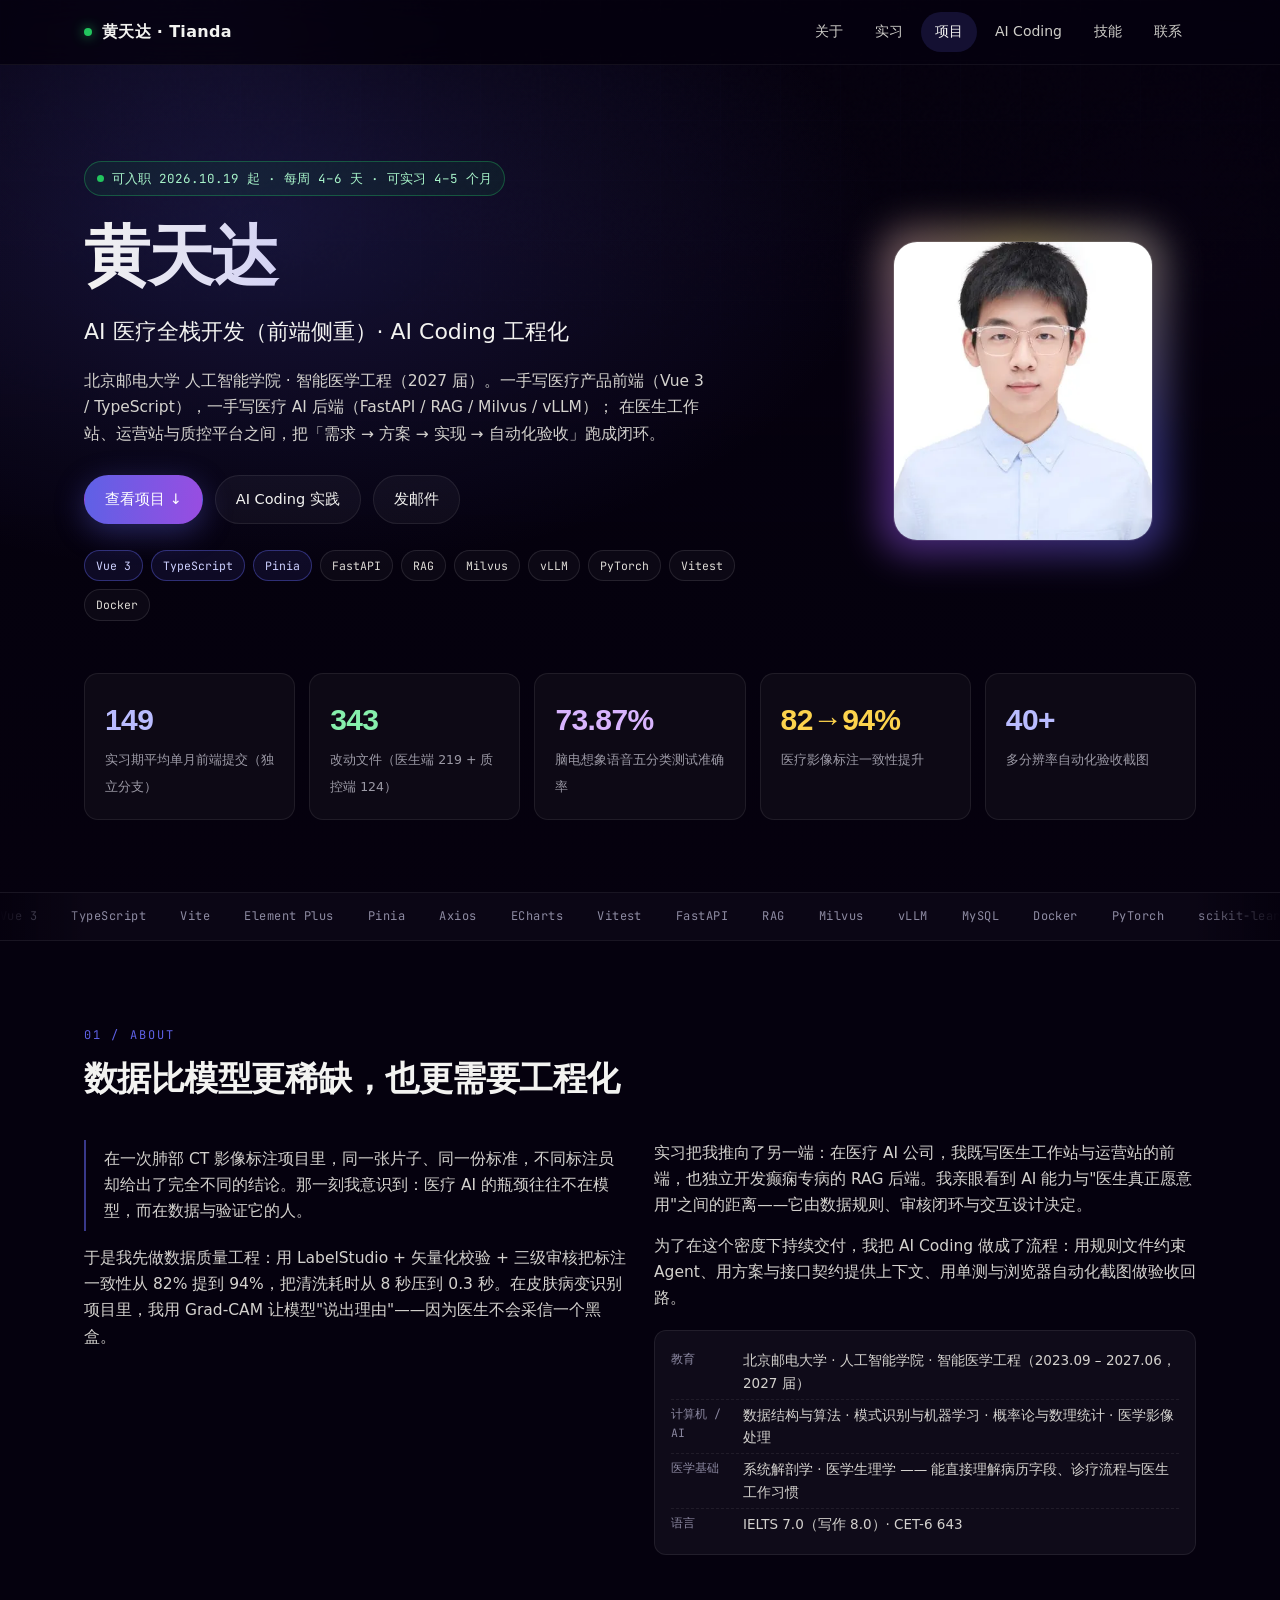
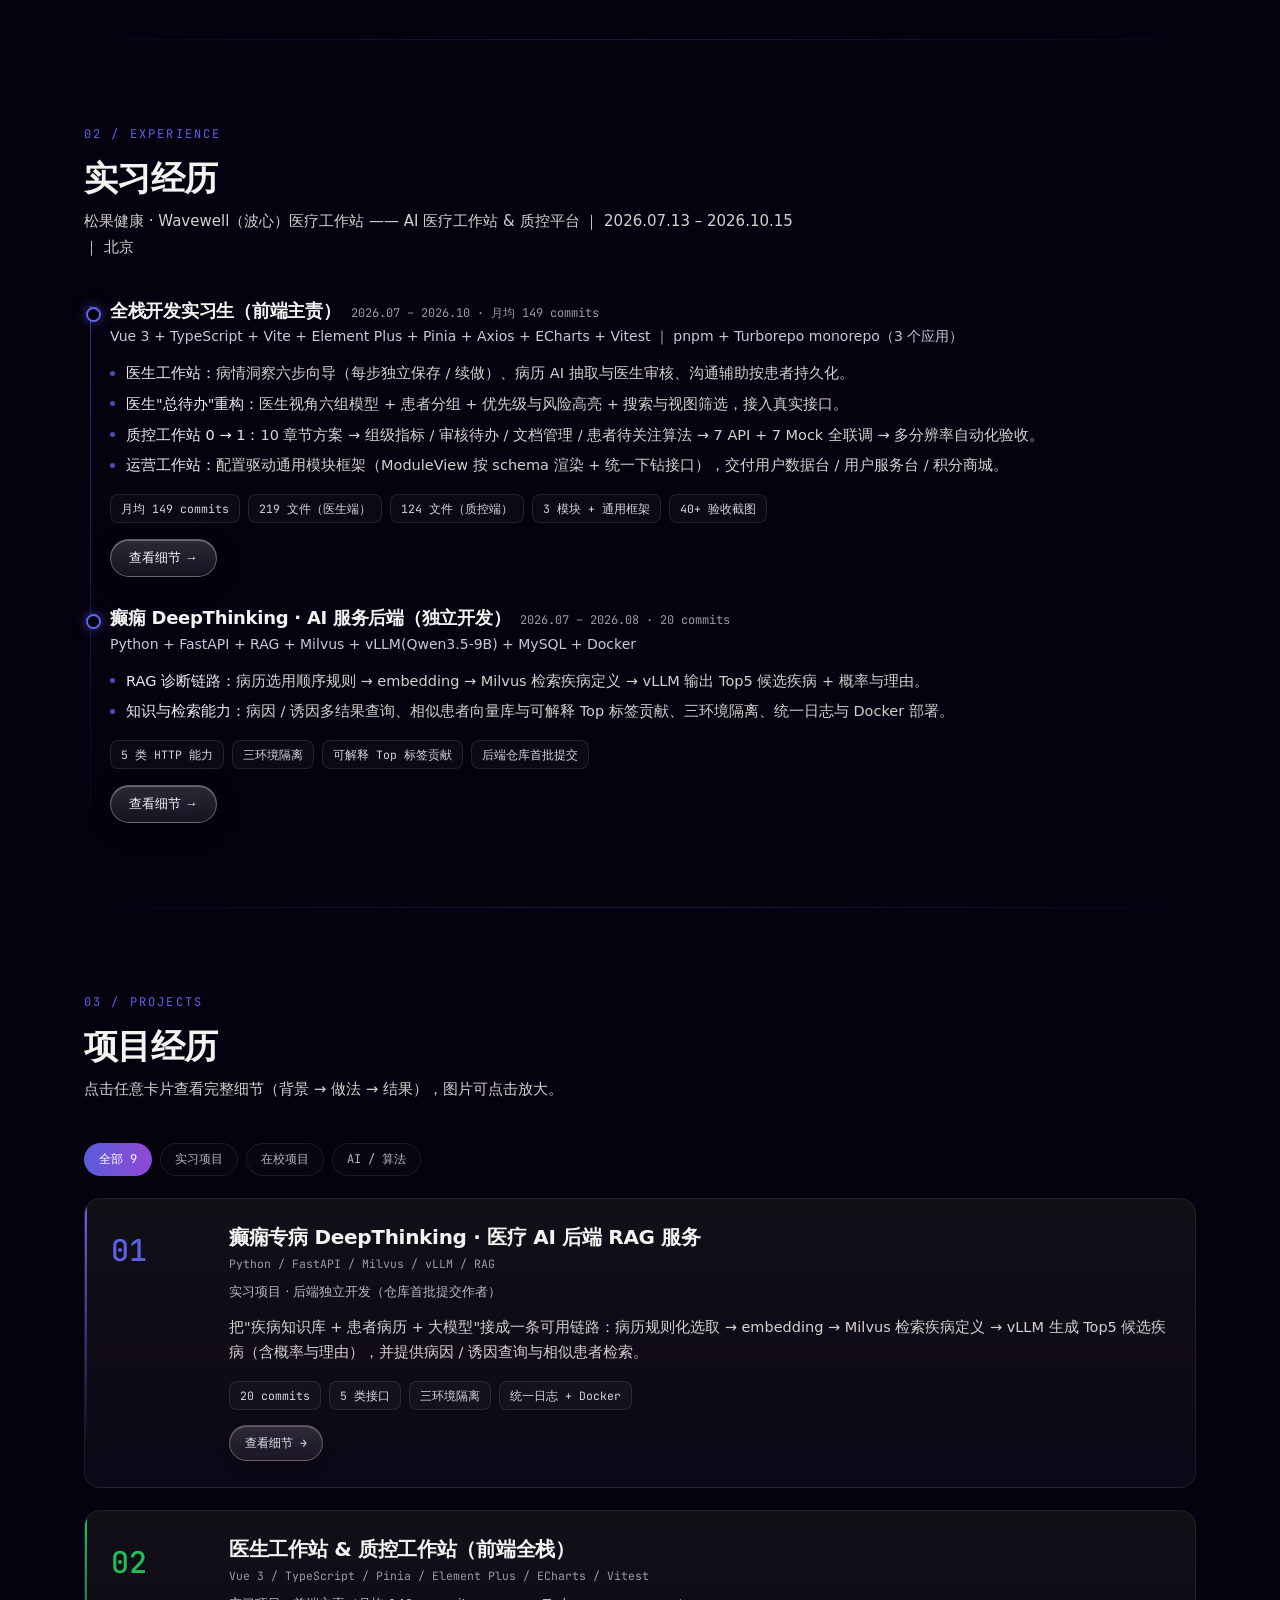
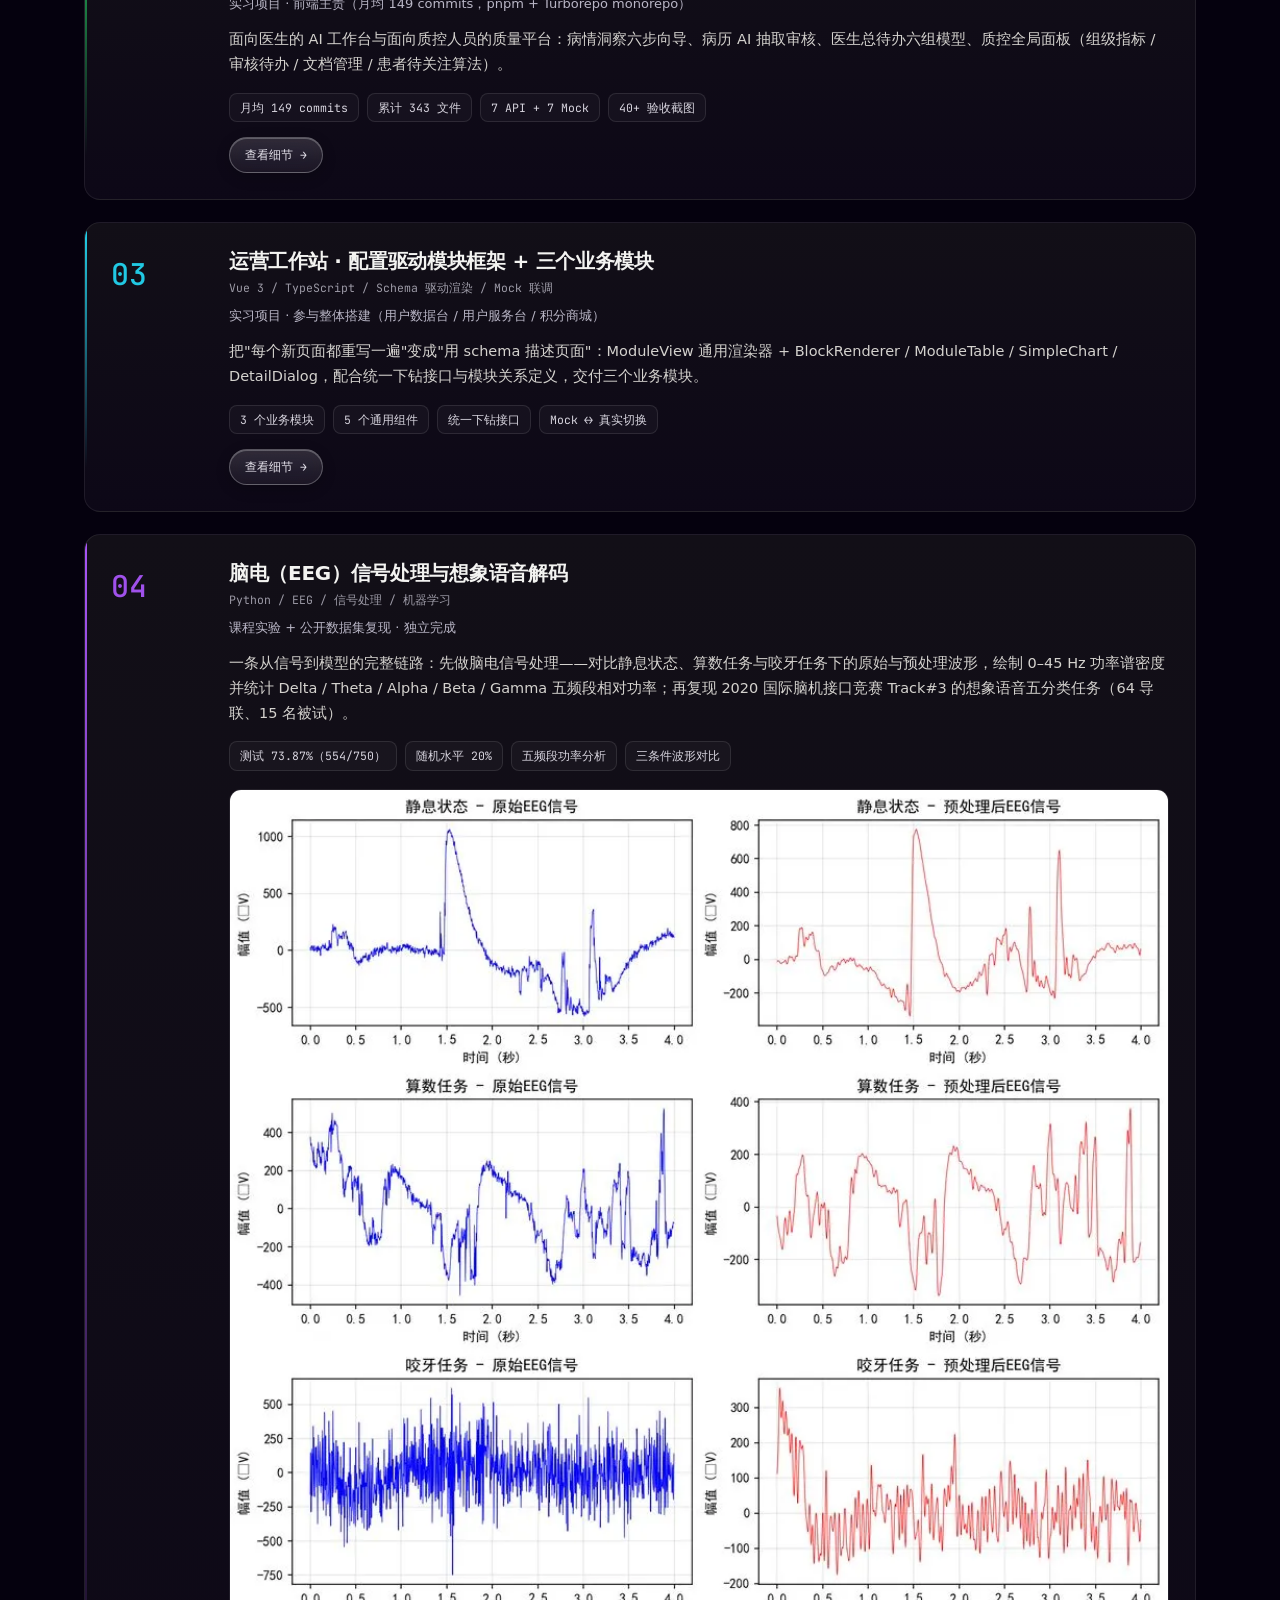
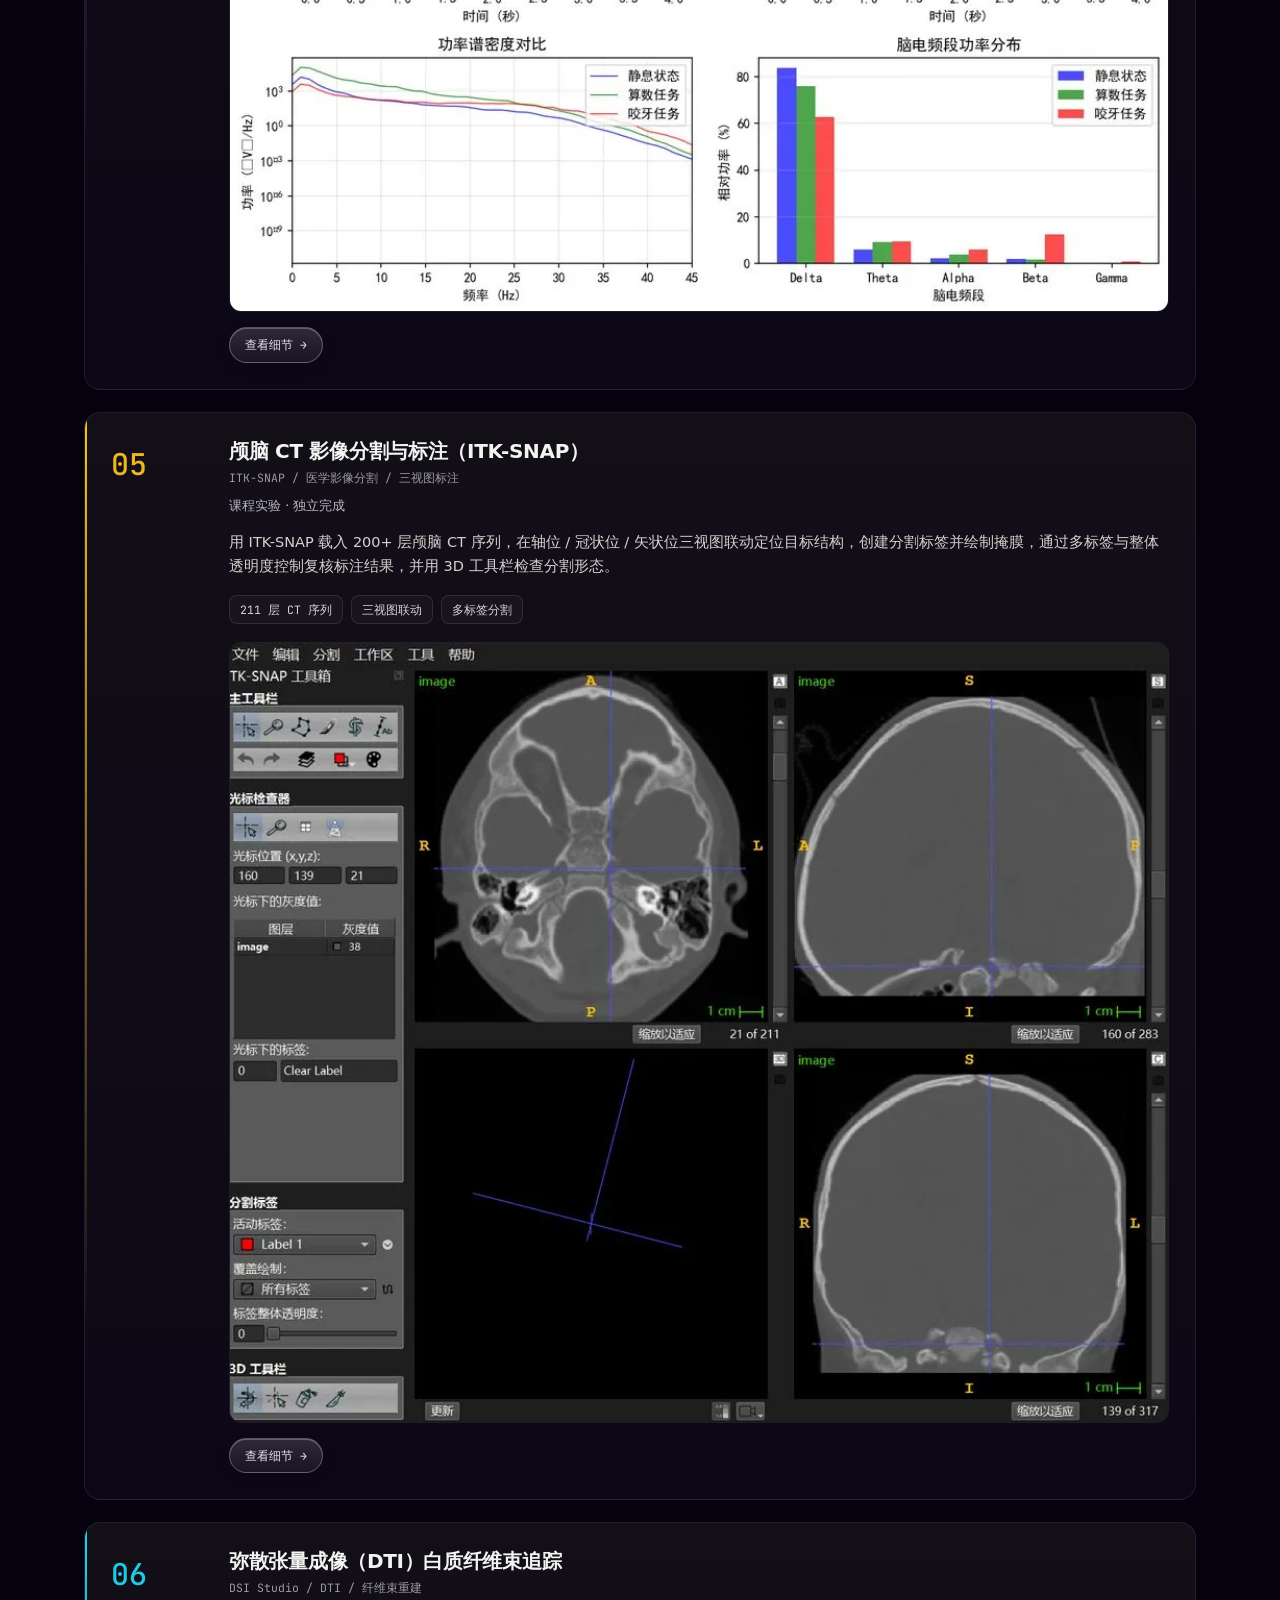
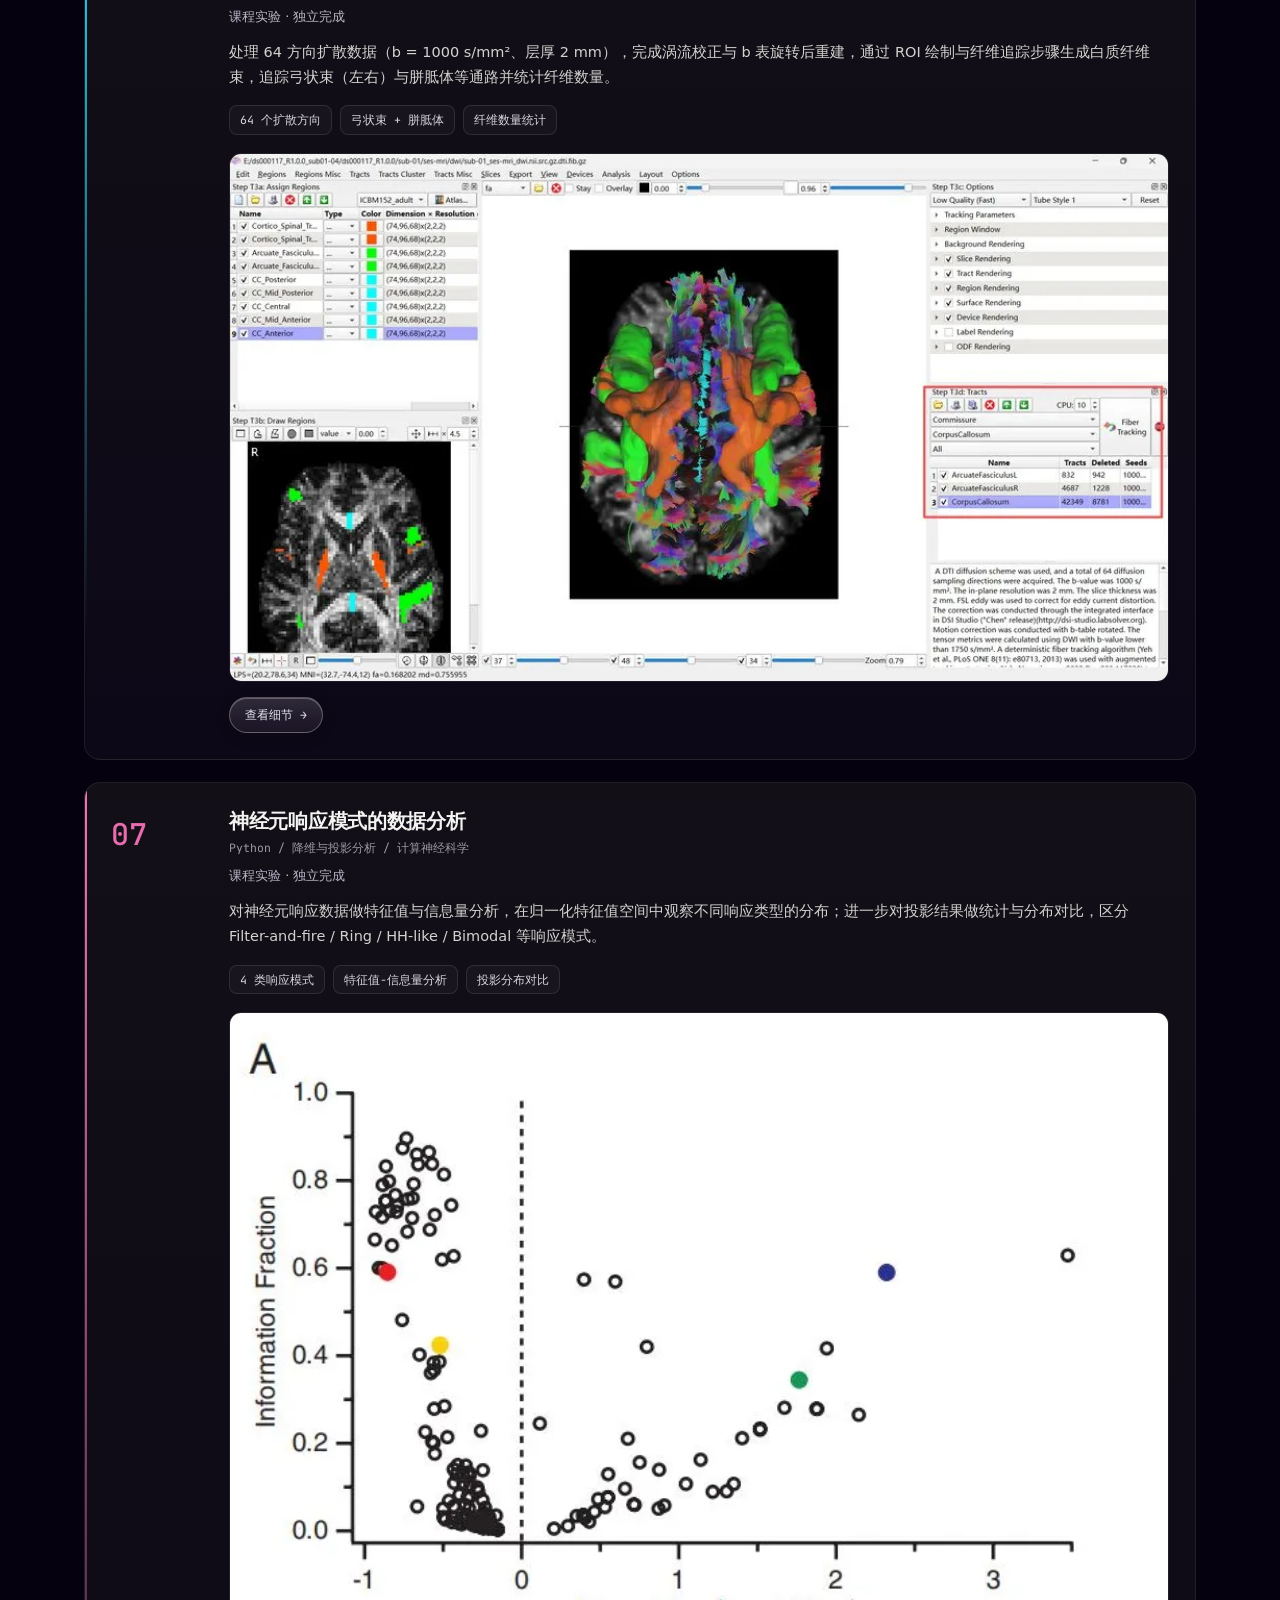
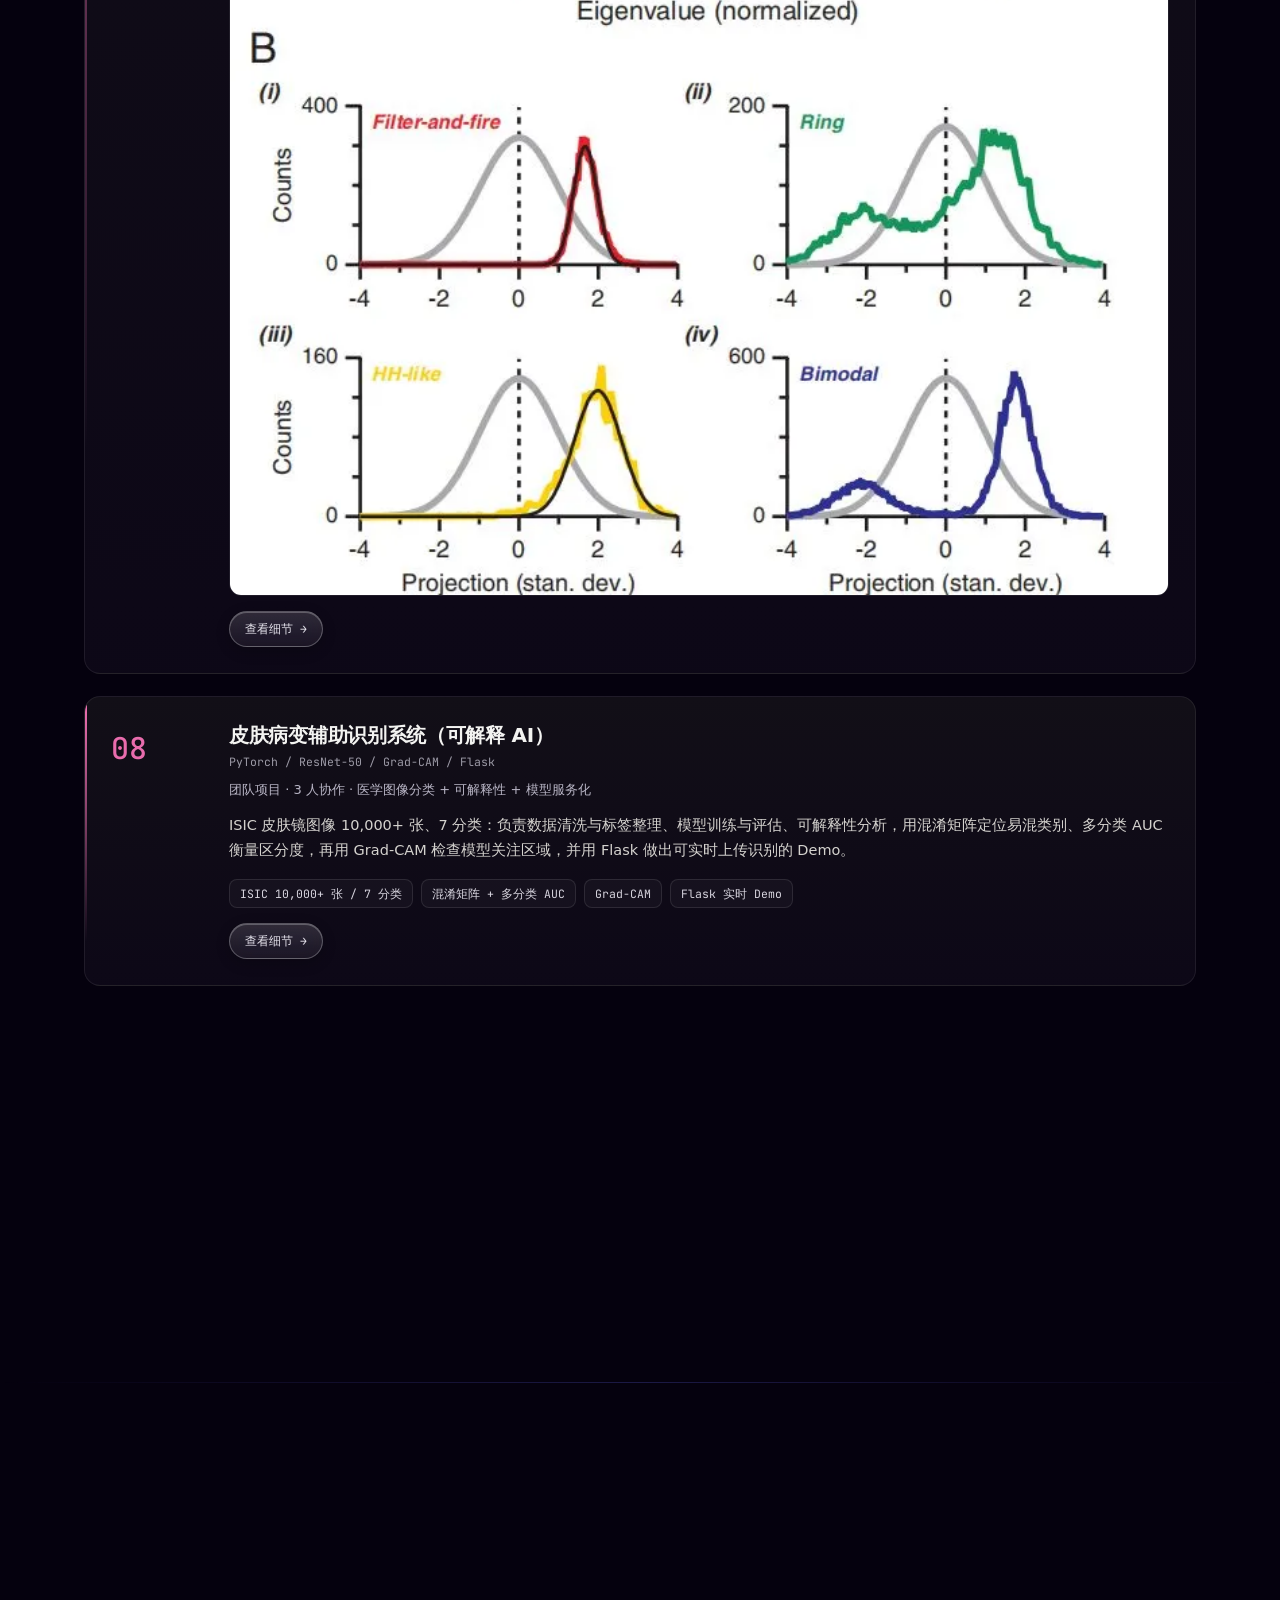
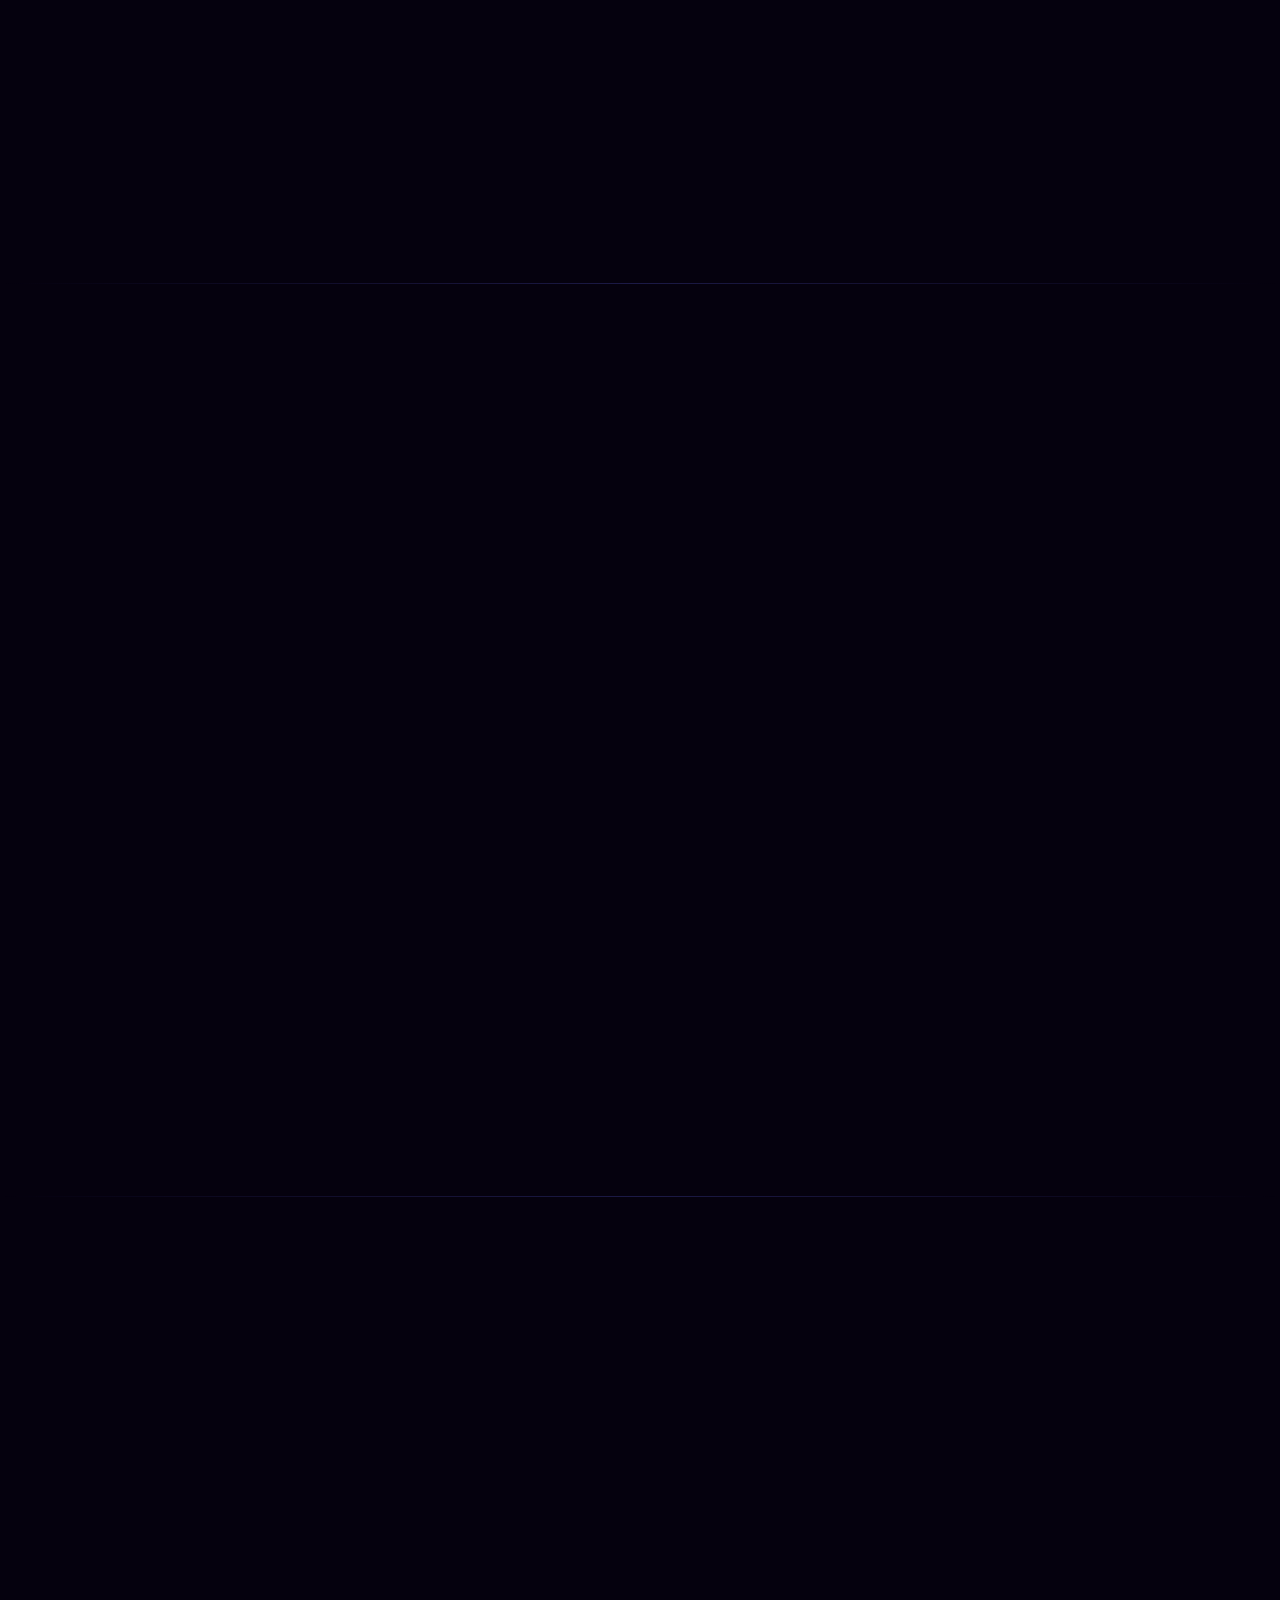
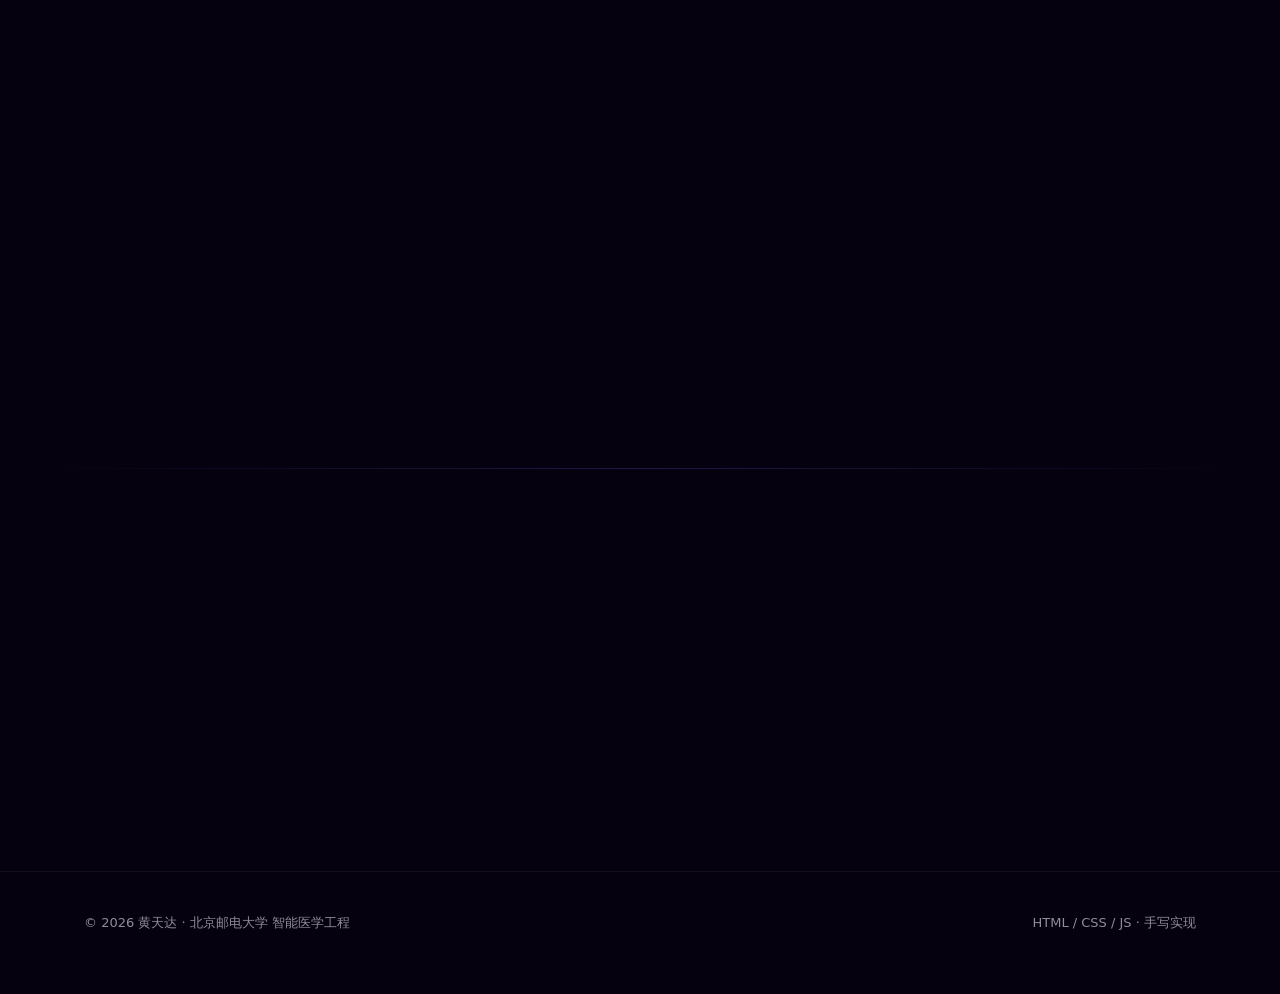
<file: index.html>
<!DOCTYPE html>
<html lang="zh-CN">
<head>
<meta charset="UTF-8" />
<meta name="viewport" content="width=device-width, initial-scale=1.0" />
<title>黄天达 — AI 医疗全栈开发 / AI Coding</title>
<meta name="description" content="黄天达 · 北京邮电大学智能医学工程 2027 届 · AI 医疗全栈开发（Vue 3 / TypeScript + FastAPI / RAG）+ AI Coding 工作流与评测实践。" />
<script>document.documentElement.classList.add('js');</script>
<link rel="stylesheet" href="styles.css" />
</head>
<body>

<div class="bg-layer grid-bg noise-overlay">
  <span class="glow-orb a"></span>
  <span class="glow-orb b"></span>
</div>

<nav class="site-nav">
  <div class="wrap inner">
    <a class="brand" href="#top"><span class="dot"></span>黄天达 · Tianda</a>
    <ul class="nav-links" id="navLinks">
      <li><a href="#about">关于</a></li>
      <li><a href="#experience">实习</a></li>
      <li><a href="#projects">项目</a></li>
      <li><a href="ai-coding.html">AI Coding</a></li>
      <li><a href="#skills">技能</a></li>
      <li><a href="#contact">联系</a></li>
    </ul>
    <button class="nav-toggle" id="navToggle" aria-label="菜单">☰</button>
  </div>
</nav>

<header class="hero" id="top">
  <video class="hero-video" autoplay muted loop playsinline preload="metadata"
         src="https://d8j0ntlcm91z4.cloudfront.net/user_38xzZboKViGWJOttwIXH07lWA1P/hf_20260328_065045_c44942da-53c6-4804-b734-f9e07fc22e08.mp4"></video>
  <div class="hero-veil"></div>
  <div class="wrap">
    <div class="hero-grid">
      <div>
        <span class="badge-avail"><span class="pulse"></span>可入职 2026.10.19 起 · 每周 4–6 天 · 可实习 4–5 个月</span>
        <h1 class="grad-text">黄天达</h1>
        <p class="role">AI 医疗全栈开发（前端侧重）· AI Coding 工程化</p>
        <p class="desc">
          北京邮电大学 人工智能学院 · 智能医学工程（2027 届）。一手写医疗产品前端（Vue 3 / TypeScript），一手写医疗 AI 后端（FastAPI / RAG / Milvus / vLLM）；
          在医生工作站、运营站与质控平台之间，把「需求 → 方案 → 实现 → 自动化验收」跑成闭环。
        </p>
        <div class="hero-actions">
          <a class="btn btn-primary" href="#projects">查看项目 ↓</a>
          <a class="btn" href="ai-coding.html">AI Coding 实践</a>
          <a class="btn" href="mailto:h1390874005@163.com">发邮件</a>
        </div>
        <div class="chips">
          <span class="chip accent">Vue 3</span>
          <span class="chip accent">TypeScript</span>
          <span class="chip accent">Pinia</span>
          <span class="chip">FastAPI</span>
          <span class="chip">RAG</span>
          <span class="chip">Milvus</span>
          <span class="chip">vLLM</span>
          <span class="chip">PyTorch</span>
          <span class="chip">Vitest</span>
          <span class="chip">Docker</span>
        </div>
      </div>
      <div class="portrait">
        <span class="ring"></span>
        <img src="avatar.webp" alt="黄天达" width="260" height="300" />
      </div>
    </div>

    <div class="stats" style="margin-top:52px">
      <div class="stat i"><b>149</b><span>实习期平均单月前端提交（独立分支）</span></div>
      <div class="stat g"><b>343</b><span>改动文件（医生端 219 + 质控端 124）</span></div>
      <div class="stat v"><b>73.87%</b><span>脑电想象语音五分类测试准确率</span></div>
      <div class="stat a"><b>82→94%</b><span>医疗影像标注一致性提升</span></div>
      <div class="stat i"><b>40+</b><span>多分辨率自动化验收截图</span></div>
    </div>
  </div>
</header>

<div class="tech-ribbon" aria-hidden="true">
  <div class="tech-ribbon__track">
    <span>Vue 3</span><span>TypeScript</span><span>Vite</span><span>Element Plus</span><span>Pinia</span><span>Axios</span><span>ECharts</span><span>Vitest</span>
    <span>FastAPI</span><span>RAG</span><span>Milvus</span><span>vLLM</span><span>MySQL</span><span>Docker</span><span>PyTorch</span><span>scikit-learn</span>
    <span>Vue 3</span><span>TypeScript</span><span>Vite</span><span>Element Plus</span><span>Pinia</span><span>Axios</span><span>ECharts</span><span>Vitest</span>
    <span>FastAPI</span><span>RAG</span><span>Milvus</span><span>vLLM</span><span>MySQL</span><span>Docker</span><span>PyTorch</span><span>scikit-learn</span>
  </div>
</div>

<main>

  <section id="about">
    <div class="wrap">
      <div class="section-head reveal">
        <div class="kicker">01 / About</div>
        <h2>数据比模型更稀缺，也更需要工程化</h2>
      </div>
      <div class="narrative">
        <div class="reveal">
          <p class="quote">在一次肺部 CT 影像标注项目里，同一张片子、同一份标准，不同标注员却给出了完全不同的结论。那一刻我意识到：医疗 AI 的瓶颈往往不在模型，而在数据与验证它的人。</p>
          <p>于是我先做数据质量工程：用 LabelStudio + 矢量化校验 + 三级审核把标注一致性从 82% 提到 94%，把清洗耗时从 8 秒压到 0.3 秒。在皮肤病变识别项目里，我用 Grad-CAM 让模型"说出理由"——因为医生不会采信一个黑盒。</p>
        </div>
        <div class="reveal">
          <p>实习把我推向了另一端：在医疗 AI 公司，我既写医生工作站与运营站的前端，也独立开发癫痫专病的 RAG 后端。我亲眼看到 AI 能力与"医生真正愿意用"之间的距离——它由数据规则、审核闭环与交互设计决定。</p>
          <p>为了在这个密度下持续交付，我把 AI Coding 做成了流程：用规则文件约束 Agent、用方案与接口契约提供上下文、用单测与浏览器自动化截图做验收回路。</p>
          <div class="edu-mini">
            <div class="edu-mini__row"><span class="edu-mini__label">教育</span><span>北京邮电大学 · 人工智能学院 · 智能医学工程（2023.09 – 2027.06，2027 届）</span></div>
            <div class="edu-mini__row"><span class="edu-mini__label">计算机 / AI</span><span>数据结构与算法 · 模式识别与机器学习 · 概率论与数理统计 · 医学影像处理</span></div>
            <div class="edu-mini__row"><span class="edu-mini__label">医学基础</span><span>系统解剖学 · 医学生理学 —— 能直接理解病历字段、诊疗流程与医生工作习惯</span></div>
            <div class="edu-mini__row"><span class="edu-mini__label">语言</span><span>IELTS 7.0（写作 8.0）· CET-6 643</span></div>
          </div>
        </div>
      </div>
    </div>
  </section>

  

  <hr class="section-divider" />

  <section id="experience">
    <div class="wrap">
      <div class="section-head reveal">
        <div class="kicker">02 / Experience</div>
        <h2>实习经历</h2>
        <p>松果健康 · Wavewell（波心）医疗工作站 —— AI 医疗工作站 &amp; 质控平台 ｜ 2026.07.13 – 2026.10.15 ｜ 北京</p>
      </div>

      <div class="timeline">
        <div class="tl-item reveal">
          <div class="tl-head">
            <h3>全栈开发实习生（前端主责）</h3>
            <span class="tl-when">2026.07 – 2026.10 · 月均 149 commits</span>
          </div>
          <p class="tl-role">Vue 3 + TypeScript + Vite + Element Plus + Pinia + Axios + ECharts + Vitest ｜ pnpm + Turborepo monorepo（3 个应用）</p>
          <ul class="tl-body">
            <li><b>医生工作站：</b>病情洞察六步向导（每步独立保存 / 续做）、病历 AI 抽取与医生审核、沟通辅助按患者持久化。</li>
            <li><b>医生"总待办"重构：</b>医生视角六组模型 + 患者分组 + 优先级与风险高亮 + 搜索与视图筛选，接入真实接口。</li>
            <li><b>质控工作站 0 → 1：</b>10 章节方案 → 组级指标 / 审核待办 / 文档管理 / 患者待关注算法 → 7 API + 7 Mock 全联调 → 多分辨率自动化验收。</li>
            <li><b>运营工作站：</b>配置驱动通用模块框架（ModuleView 按 schema 渲染 + 统一下钻接口），交付用户数据台 / 用户服务台 / 积分商城。</li>
          </ul>
          <div class="metrics">
            <span class="metric">月均 149 commits</span>
            <span class="metric">219 文件（医生端）</span>
            <span class="metric">124 文件（质控端）</span>
            <span class="metric">3 模块 + 通用框架</span>
            <span class="metric">40+ 验收截图</span>
          </div>
          <div class="card-actions">
            <button class="btn btn-ghost" data-open="exp-frontend">查看细节 →</button>
          </div>
        </div>

        <div class="tl-item reveal">
          <div class="tl-head">
            <h3>癫痫 DeepThinking · AI 服务后端（独立开发）</h3>
            <span class="tl-when">2026.07 – 2026.08 · 20 commits</span>
          </div>
          <p class="tl-role">Python + FastAPI + RAG + Milvus + vLLM(Qwen3.5-9B) + MySQL + Docker</p>
          <ul class="tl-body">
            <li><b>RAG 诊断链路：</b>病历选用顺序规则 → embedding → Milvus 检索疾病定义 → vLLM 输出 Top5 候选疾病 + 概率与理由。</li>
            <li><b>知识与检索能力：</b>病因 / 诱因多结果查询、相似患者向量库与可解释 Top 标签贡献、三环境隔离、统一日志与 Docker 部署。</li>
          </ul>
          <div class="metrics">
            <span class="metric">5 类 HTTP 能力</span>
            <span class="metric">三环境隔离</span>
            <span class="metric">可解释 Top 标签贡献</span>
            <span class="metric">后端仓库首批提交</span>
          </div>
          <div class="card-actions">
            <button class="btn btn-ghost" data-open="exp-backend">查看细节 →</button>
          </div>
        </div>
      </div>
    </div>
  </section>

  <hr class="section-divider" />

  <section id="projects">
    <div class="wrap">
      <div class="section-head reveal">
        <div class="kicker">03 / Projects</div>
        <h2>项目经历</h2>
        <p>点击任意卡片查看完整细节（背景 → 做法 → 结果），图片可点击放大。</p>
      </div>

      <div class="filter-tabs" id="filterTabs" role="tablist">
        <button class="filter-tab is-active" data-filter="all" role="tab">全部 9</button>
        <button class="filter-tab" data-filter="intern" role="tab">实习项目</button>
        <button class="filter-tab" data-filter="campus" role="tab">在校项目</button>
        <button class="filter-tab" data-filter="ai" role="tab">AI / 算法</button>
      </div>

      <div class="projects" id="projectList">

        <article class="project reveal clickable" data-kind="intern ai" data-open="p1" style="--accent:#6366f1" tabindex="0" role="button" aria-label="查看项目细节：癫痫 DeepThinking">
          <div class="num">01</div>
          <div>
            <h3>癫痫专病 DeepThinking · 医疗 AI 后端 RAG 服务</h3>
            <div class="cat">Python / FastAPI / Milvus / vLLM / RAG</div>
            <div class="team">实习项目 · 后端独立开发（仓库首批提交作者）</div>
            <p class="desc">把"疾病知识库 + 患者病历 + 大模型"接成一条可用链路：病历规则化选取 → embedding → Milvus 检索疾病定义 → vLLM 生成 Top5 候选疾病（含概率与理由），并提供病因 / 诱因查询与相似患者检索。</p>
            <div class="metrics">
              <span class="metric">20 commits</span><span class="metric">5 类接口</span><span class="metric">三环境隔离</span><span class="metric">统一日志 + Docker</span>
            </div>
            <span class="open-hint">查看细节 →</span>
          </div>
        </article>

        <article class="project reveal clickable" data-kind="intern" data-open="p2" style="--accent:#22c55e" tabindex="0" role="button" aria-label="查看项目细节：医生工作站与质控工作站">
          <div class="num">02</div>
          <div>
            <h3>医生工作站 &amp; 质控工作站（前端全栈）</h3>
            <div class="cat">Vue 3 / TypeScript / Pinia / Element Plus / ECharts / Vitest</div>
            <div class="team">实习项目 · 前端主责（月均 149 commits，pnpm + Turborepo monorepo）</div>
            <p class="desc">面向医生的 AI 工作台与面向质控人员的质量平台：病情洞察六步向导、病历 AI 抽取审核、医生总待办六组模型、质控全局面板（组级指标 / 审核待办 / 文档管理 / 患者待关注算法）。</p>
            <div class="metrics">
              <span class="metric">月均 149 commits</span><span class="metric">累计 343 文件</span><span class="metric">7 API + 7 Mock</span><span class="metric">40+ 验收截图</span>
            </div>
            <span class="open-hint">查看细节 →</span>
          </div>
        </article>

        <article class="project reveal clickable" data-kind="intern" data-open="p3" style="--accent:#22d3ee" tabindex="0" role="button" aria-label="查看项目细节：运营工作站模块框架">
          <div class="num">03</div>
          <div>
            <h3>运营工作站 · 配置驱动模块框架 + 三个业务模块</h3>
            <div class="cat">Vue 3 / TypeScript / Schema 驱动渲染 / Mock 联调</div>
            <div class="team">实习项目 · 参与整体搭建（用户数据台 / 用户服务台 / 积分商城）</div>
            <p class="desc">把"每个新页面都重写一遍"变成"用 schema 描述页面"：ModuleView 通用渲染器 + BlockRenderer / ModuleTable / SimpleChart / DetailDialog，配合统一下钻接口与模块关系定义，交付三个业务模块。</p>
            <div class="metrics">
              <span class="metric">3 个业务模块</span><span class="metric">5 个通用组件</span><span class="metric">统一下钻接口</span><span class="metric">Mock ↔ 真实切换</span>
            </div>
            <span class="open-hint">查看细节 →</span>
          </div>
        </article>

        <article class="project reveal clickable" data-kind="campus ai" data-open="p4" style="--accent:#a855f7" tabindex="0" role="button" aria-label="查看项目细节：脑电（EEG）信号处理与想象语音解码">
          <div class="num">04</div>
          <div>
            <h3>脑电（EEG）信号处理与想象语音解码</h3>
            <div class="cat">Python / EEG / 信号处理 / 机器学习</div>
            <div class="team">课程实验 + 公开数据集复现 · 独立完成</div>
            <p class="desc">一条从信号到模型的完整链路：先做脑电信号处理——对比静息状态、算数任务与咬牙任务下的原始与预处理波形，绘制 0–45 Hz 功率谱密度并统计 Delta / Theta / Alpha / Beta / Gamma 五频段相对功率；再复现 2020 国际脑机接口竞赛 Track#3 的想象语音五分类任务（64 导联、15 名被试）。</p>
            <div class="metrics">
              <span class="metric">测试 73.87%（554/750）</span><span class="metric">随机水平 20%</span><span class="metric">五频段功率分析</span><span class="metric">三条件波形对比</span>
            </div>
            <div class="thumb"><img src="pics/chart-1.webp" alt="脑电（EEG）信号处理与想象语音解码" loading="lazy" data-zoom /></div>
            <span class="open-hint">查看细节 →</span>
          </div>
        </article>

        <article class="project reveal clickable" data-kind="campus" data-open="p5" style="--accent:#fbbf24" tabindex="0" role="button" aria-label="查看项目细节：颅脑 CT 影像分割与标注（ITK-SNAP）">
          <div class="num">05</div>
          <div>
            <h3>颅脑 CT 影像分割与标注（ITK-SNAP）</h3>
            <div class="cat">ITK-SNAP / 医学影像分割 / 三视图标注</div>
            <div class="team">课程实验 · 独立完成</div>
            <p class="desc">用 ITK-SNAP 载入 200+ 层颅脑 CT 序列，在轴位 / 冠状位 / 矢状位三视图联动定位目标结构，创建分割标签并绘制掩膜，通过多标签与整体透明度控制复核标注结果，并用 3D 工具栏检查分割形态。</p>
            <div class="metrics">
              <span class="metric">211 层 CT 序列</span><span class="metric">三视图联动</span><span class="metric">多标签分割</span>
            </div>
            <div class="thumb"><img src="pics/shot-2026-06-26.webp" alt="颅脑 CT 影像分割与标注（ITK-SNAP）" loading="lazy" data-zoom /></div>
            <span class="open-hint">查看细节 →</span>
          </div>
        </article>

        <article class="project reveal clickable" data-kind="campus" data-open="p6" style="--accent:#22d3ee" tabindex="0" role="button" aria-label="查看项目细节：弥散张量成像（DTI）白质纤维束追踪">
          <div class="num">06</div>
          <div>
            <h3>弥散张量成像（DTI）白质纤维束追踪</h3>
            <div class="cat">DSI Studio / DTI / 纤维束重建</div>
            <div class="team">课程实验 · 独立完成</div>
            <p class="desc">处理 64 方向扩散数据（b = 1000 s/mm²、层厚 2 mm），完成涡流校正与 b 表旋转后重建，通过 ROI 绘制与纤维追踪步骤生成白质纤维束，追踪弓状束（左右）与胼胝体等通路并统计纤维数量。</p>
            <div class="metrics">
              <span class="metric">64 个扩散方向</span><span class="metric">弓状束 + 胼胝体</span><span class="metric">纤维数量统计</span>
            </div>
            <div class="thumb"><img src="pics/step-t3-6.webp" alt="弥散张量成像（DTI）白质纤维束追踪" loading="lazy" data-zoom /></div>
            <span class="open-hint">查看细节 →</span>
          </div>
        </article>

        <article class="project reveal clickable" data-kind="campus ai" data-open="p7" style="--accent:#f472b6" tabindex="0" role="button" aria-label="查看项目细节：神经元响应模式的数据分析">
          <div class="num">07</div>
          <div>
            <h3>神经元响应模式的数据分析</h3>
            <div class="cat">Python / 降维与投影分析 / 计算神经科学</div>
            <div class="team">课程实验 · 独立完成</div>
            <p class="desc">对神经元响应数据做特征值与信息量分析，在归一化特征值空间中观察不同响应类型的分布；进一步对投影结果做统计与分布对比，区分 Filter-and-fire / Ring / HH-like / Bimodal 等响应模式。</p>
            <div class="metrics">
              <span class="metric">4 类响应模式</span><span class="metric">特征值-信息量分析</span><span class="metric">投影分布对比</span>
            </div>
            <div class="thumb"><img src="pics/shot-2024-05-29.webp" alt="神经元响应模式的数据分析" loading="lazy" data-zoom /></div>
            <span class="open-hint">查看细节 →</span>
          </div>
        </article>

        <article class="project reveal clickable" data-kind="campus ai" data-open="p8" style="--accent:#f472b6" tabindex="0" role="button" aria-label="查看项目细节：皮肤病变辅助识别系统（可解释 AI）">
          <div class="num">08</div>
          <div>
            <h3>皮肤病变辅助识别系统（可解释 AI）</h3>
            <div class="cat">PyTorch / ResNet-50 / Grad-CAM / Flask</div>
            <div class="team">团队项目 · 3 人协作 · 医学图像分类 + 可解释性 + 模型服务化</div>
            <p class="desc">ISIC 皮肤镜图像 10,000+ 张、7 分类：负责数据清洗与标签整理、模型训练与评估、可解释性分析，用混淆矩阵定位易混类别、多分类 AUC 衡量区分度，再用 Grad-CAM 检查模型关注区域，并用 Flask 做出可实时上传识别的 Demo。</p>
            <div class="metrics">
              <span class="metric">ISIC 10,000+ 张 / 7 分类</span><span class="metric">混淆矩阵 + 多分类 AUC</span><span class="metric">Grad-CAM</span><span class="metric">Flask 实时 Demo</span>
            </div>
            <span class="open-hint">查看细节 →</span>
          </div>
        </article>

        <article class="project reveal clickable" data-kind="campus" data-open="p9" style="--accent:#6366f1" tabindex="0" role="button" aria-label="查看项目细节：医院门诊数据统计分析与可视化">
          <div class="num">09</div>
          <div>
            <h3>医院门诊数据统计分析与可视化</h3>
            <div class="cat">SQL / scipy.stats / 统计推断 / matplotlib</div>
            <div class="team">课程项目 · 独立完成 · 课程优秀项目</div>
            <p class="desc">Kaggle Healthcare 数据集 10 万+ 条就诊记录：SQL 完成 6 表 JOIN 与多维聚合，卡方检验分析科室排班与候诊时长关联，输出 12 张统计图表与 10 页分析报告。</p>
            <div class="metrics">
              <span class="metric">10 万+ 记录</span><span class="metric">6 表 JOIN</span><span class="metric">p < 0.01</span><span class="metric">3 条优化建议</span>
            </div>
            <span class="open-hint">查看细节 →</span>
          </div>
        </article>

      </div>
    </div>
  </section>

  <hr class="section-divider" />

  <section id="ai-coding">
    <div class="wrap">
      <div class="feature reveal">
        <div>
          <div class="kicker" style="color:#c4b5fd">04 / AI Coding</div>
          <h3>把 AI Coding 从「能用」做成「可复现」</h3>
          <p>规则化上下文（CLAUDE.md / .claude/rules）→ 方案驱动开发（plans / specs）→ 契约即上下文（接口文档 + 类型 + Mock）→ 自动化验收 Harness（Vitest + Chrome DevTools Protocol 多分辨率截图）。附"如何给 Coding Agent 做评测"的指标体系。</p>
          <div class="pillars">
            <span class="chip accent">上下文管理</span>
            <span class="chip accent">方案驱动</span>
            <span class="chip accent">验收 Harness</span>
            <span class="chip">评测指标设计</span>
          </div>
          <div class="hero-actions">
            <a class="btn btn-primary" href="ai-coding.html">进入 AI Coding 页面 →</a>
          </div>
        </div>
        <div class="feature-side">
          <div class="stat" style="border-color:rgba(99,102,241,.3)">
            <b style="color:#c7d2fe;font-size:19px">Rule → Spec → Code → Verify</b>
            <span>我用来交付医疗 AI 产品的工作流</span>
          </div>
        </div>
      </div>
    </div>
  </section>

  <hr class="section-divider" />

  <section id="skills">
    <div class="wrap">
      <div class="section-head reveal">
        <div class="kicker">05 / Skills</div>
        <h2>技能</h2>
      </div>
      <div class="skills">
        <div class="card reveal">
          <h4>前端 / 工程</h4>
          <div class="chips">
            <span class="chip">Vue 3</span><span class="chip">TypeScript (strict)</span><span class="chip">Vite</span>
            <span class="chip">Element Plus</span><span class="chip">Pinia</span><span class="chip">Vue Router</span>
            <span class="chip">Axios</span><span class="chip">ECharts</span><span class="chip">Sass</span><span class="chip">i18n</span>
          </div>
        </div>
        <div class="card reveal">
          <h4>跨端</h4>
          <div class="chips">
            <span class="chip">Flutter</span><span class="chip">微信小程序原生</span><span class="chip">多分辨率响应式适配（900–1920 四档自动化验收）</span>
          </div>
        </div>
        <div class="card reveal">
          <h4>后端 / AI</h4>
          <div class="chips">
            <span class="chip">Python</span><span class="chip">FastAPI</span><span class="chip">RAG</span>
            <span class="chip">Milvus</span><span class="chip">embedding</span><span class="chip">vLLM</span>
            <span class="chip">MySQL</span><span class="chip">Docker</span><span class="chip">SSE / REST</span>
          </div>
        </div>
        <div class="card reveal">
          <h4>数据 / 算法</h4>
          <div class="chips">
            <span class="chip">PyTorch</span><span class="chip">scikit-learn</span><span class="chip">NumPy / Pandas</span>
            <span class="chip">scipy</span><span class="chip">Grad-CAM</span><span class="chip">EEG 信号处理</span>
            <span class="chip">SQL</span><span class="chip">LabelStudio</span>
          </div>
        </div>
        <div class="card reveal">
          <h4>质量 / 工程化</h4>
          <div class="chips">
            <span class="chip">Vitest</span><span class="chip">@vue/test-utils</span><span class="chip">Chrome DevTools Protocol</span>
            <span class="chip">Mock 联调</span><span class="chip">Git / Commitlint / ESLint</span><span class="chip">pnpm + Turborepo</span>
          </div>
        </div>
        <div class="card reveal">
          <h4>AI Coding</h4>
          <div class="chips">
            <span class="chip">Codex / Claude Code</span><span class="chip">CLAUDE.md / rules 上下文</span>
            <span class="chip">plans / specs 驱动</span><span class="chip">验收回路设计</span><span class="chip">Agent 评测指标</span>
          </div>
        </div>
        <div class="card reveal">
          <h4>语言</h4>
          <div class="chips">
            <span class="chip">中文（母语）</span><span class="chip">英语 IELTS 7.0（写作 8.0）</span><span class="chip">CET-6 643</span>
          </div>
        </div>
      </div>
    </div>
  </section>

  <hr class="section-divider" />

  <section id="campus">
    <div class="wrap">
      <div class="section-head reveal">
        <div class="kicker">06 / Campus</div>
        <h2>荣誉与校园经历</h2>
        <p>专业之外，我在 40 人的团队里学会了怎么把一件事推到台上、推到交付。</p>
      </div>
      <div class="campus">
        <div class="reveal">
          <div class="card" style="margin-bottom:16px">
            <h4 style="font-size:16px">校级话剧团 团长 ｜ 2023 – 2025</h4>
            <p style="color:var(--sub);font-size:14.5px;margin-top:8px">统筹 40+ 人团队，主导年度大戏排演与多角色协作，带队获北京市大学生戏剧节金奖。</p>
            <div class="chips"><span class="chip">团队管理</span><span class="chip">项目统筹</span><span class="chip">跨部门协作</span></div>
          </div>
          <div class="card" style="margin-bottom:16px">
            <h4 style="font-size:16px">校园广播站 站长 ｜ 2024 – 2025</h4>
            <p style="color:var(--sub);font-size:14.5px;margin-top:8px">负责内容策划与播音编排，培养新成员采编能力——信息筛选与结构化表达。</p>
            <div class="chips"><span class="chip">内容策划</span><span class="chip">团队管理</span><span class="chip">文案编辑</span></div>
          </div>
          <div class="card">
            <h4 style="font-size:16px">主要荣誉</h4>
            <div class="chips" style="margin-top:10px">
              <span class="chip accent">雏雁创新创业大赛 一等奖（60+ 队）</span>
              <span class="chip accent">北京市大学生戏剧节 金奖</span>
              <span class="chip">课程优秀项目（医院门诊数据分析）</span>
              <span class="chip">标注规范被采纳为课程模板</span>
            </div>
          </div>
        </div>
        <div class="gallery reveal" id="gallery">
          <img class="large" src="drama/2.webp" alt="剧组合影" loading="lazy" data-zoom />
          <img src="drama/1.webp" alt="舞台演出" loading="lazy" data-zoom />
          <img src="drama/3.webp" alt="舞台演出" loading="lazy" data-zoom />
          <img src="drama/4.webp" alt="剧组合影" loading="lazy" data-zoom />
          <img src="drama/5.webp" alt="舞台演出" loading="lazy" data-zoom />
        </div>
      </div>
    </div>
  </section>

  <hr class="section-divider" />

  <section id="contact">
    <div class="wrap">
      <div class="contact reveal">
        <div>
          <div class="kicker">07 / Contact</div>
          <h2 style="font-size:clamp(22px,3vw,30px)">聊聊医疗 AI 的产品与工程</h2>
          <p style="color:var(--sub);margin-top:12px;max-width:560px">
            我在找 2026 年秋季起的实习：AI 医疗方向的前端 / 全栈、AI 应用工程、AI Coding 基建均可。
            可入职 2026.10.19 起，每周 4–6 天，可实习 4–5 个月。
          </p>
        </div>
        <div class="links">
          <a href="mailto:h1390874005@163.com">📧 h1390874005@163.com</a>
          <a href="tel:+8618747175627">📱 187-4717-5627</a>
          <a href="ai-coding.html">🧩 AI Coding 实践与评测</a>
        </div>
      </div>
    </div>
  </section>

</main>

<footer>
  <div class="wrap inner">
    <span>© 2026 黄天达 · 北京邮电大学 智能医学工程</span>
    <span>HTML / CSS / JS · 手写实现</span>
  </div>
</footer>

<div class="modal" id="modal" hidden>
  <div class="modal-backdrop" data-close></div>
  <div class="modal-card" role="dialog" aria-modal="true" aria-labelledby="modalTitle">
    <button class="modal-close" data-close aria-label="关闭">✕</button>
    <div class="modal-head">
      <div class="modal-kicker" id="modalKicker"></div>
      <h3 id="modalTitle"></h3>
      <div class="modal-meta" id="modalMeta"></div>
    </div>
    <div class="modal-body" id="modalBody"></div>
  </div>
</div>

<div class="lightbox" id="lightbox" hidden>
  <img id="lightboxImg" alt="" />
</div>

<div id="detailSource" hidden>
  <div data-detail="p1">
    <p class="d-lead">把"疾病知识库 + 患者病历 + 大模型"接成一条可用于辅助诊疗的链路：这是我在实习中独立开发的后端服务，也是医院癫痫专病场景的 AI 能力底座。</p>
    <h4>背景 / 问题</h4>
    <ul>
      <li>疾病定义散落在知识库文档中，医生难以快速对照；患者病历结构不统一，直接丢给大模型容易答非所问。</li>
      <li>癫痫场景需要给出"为什么是这个诊断"的依据，纯生成式回答无法满足临床审阅要求。</li>
    </ul>
    <h4>做法</h4>
    <ul>
      <li><b>病历规则化选取：</b>同一 member_id 下优先选 label_data 中可提取时间最新的记录，全部无法提取时才回退 created_time / id，避免"补录病历"覆盖真实病程。</li>
      <li><b>RAG 链路：</b>病历摘要 → embedding → Milvus 检索 top-k 疾病定义 → vLLM（Qwen3.5-9B）输出 Top5 候选疾病 + 概率 + 理由。</li>
      <li><b>知识与查询：</b>病因 / 诱因查询返回全部"机制组合"并去重与空结果兜底；SNOMED-CT 癫痫知识库（Excel → 209 条 JSONL）入库 Milvus。</li>
      <li><b>相似患者：</b>动态读取 level3 / level4 标签结构构建画像与向量库，同 tag_code 取最新、无有效标签跳过并统计 skipped，输出可解释的 Top 标签贡献（parent / child 结构）。</li>
      <li><b>工程化：</b>dev / uat / prod 三环境 collection 与产物隔离、成员级数据隔离、统一日志工具、Docker env_file 部署。</li>
    </ul>
    <h4>结果</h4>
    <ul>
      <li>交付 5 类 HTTP 能力；为该项目后端仓库的首批提交作者（20 commits）。</li>
      <li>前端"病情洞察"直接复用该推理链路。</li>
    </ul>
    <div class="d-tags"><span>Python</span><span>FastAPI</span><span>RAG</span><span>Milvus</span><span>vLLM</span><span>MySQL</span><span>Docker</span></div>
  </div>

  <div data-detail="p2">
    <p class="d-lead">面向医生的 AI 工作台与面向质控人员的质量平台：我在其中负责前端主责，实习期平均单月 149 次提交，累计改动 343 个文件。</p>
    <h4>背景 / 问题</h4>
    <ul>
      <li>医生的待办跨患者、跨类型，原列表无分层，容易漏项；AI 抽取的病历需要医生核对，历史标签字段命名还不统一。</li>
      <li>质控环节缺少统一的数据面板与审核闭环，指标与待办散落在各处。</li>
    </ul>
    <h4>做法</h4>
    <ul>
      <li><b>总待办重构：</b>医生视角六组模型（风险 / 今日诊疗 / 待我响应 / 待我确认 / 随访安排 / 待我完善）+ 患者分组卡片 + 优先级与风险高亮 + 搜索与视图筛选，接入真实接口。</li>
      <li><b>AI 技能工作流：</b>病情洞察六步向导（每步独立保存 / 续做）、病历审核（多来源文书、候选类型快捷分配、标签增删）、归档 labelData 字段同义词匹配，Axios + SSE 对接 AI 技能服务。</li>
      <li><b>质控平台 0→1：</b>先写 10 章节方案（范围 / 数据口径与 Mock / 5 个接口约定 / 状态算法 / 12 项任务 / 验收标准），再落地 7 API + 7 Mock 全联调、组级指标、审核待办、文档管理、ECharts 可视化与"患者待关注"状态算法、中英 i18n。</li>
      <li><b>质量保障：</b>Vitest + @vue/test-utils 单测；Chrome DevTools Protocol 四档分辨率自动化验收并截图留档；TS strict 下修复交互与状态口径缺陷 40+ 处。</li>
    </ul>
    <h4>结果</h4>
    <ul>
      <li>总待办成为医生工作台主入口；质控全局面板成为质控人员主入口。</li>
      <li>月均 149 commits / 累计 343 文件 / 40+ 验收截图；与 7+ 名前后端 / AI 工程师协作。</li>
    </ul>
    <div class="d-tags"><span>Vue 3</span><span>TypeScript</span><span>Pinia</span><span>Element Plus</span><span>Axios</span><span>ECharts</span><span>Vitest</span><span>SSE</span></div>
  </div>

  <div data-detail="p3">
    <p class="d-lead">把运营站从"一页一写"改造成"配置驱动"：新模块从写组件变成填配置。</p>
    <h4>背景 / 问题</h4>
    <ul>
      <li>用户数据台 / 用户服务台 / 积分商城的页面结构高度相似（Tab + 指标卡 + 表格 + 图表 + 下钻详情），差异只在字段与数据。</li>
      <li>原实现每页重写组件，新增模块成本高、口径容易不一致。</li>
    </ul>
    <h4>做法</h4>
    <ul>
      <li><b>通用渲染：</b>ModuleView 读取 ModuleOverview（tabs / stats / table schema）渲染 Tab、指标卡、表格与图表区块。</li>
      <li><b>能力拆分：</b>BlockRenderer（区块）、ModuleTable（表格 + 行内操作 + 行点击下钻）、SimpleChart（自绘图表，避免为单页引入重型图表库）、DetailDialog（通用详情弹窗）。</li>
      <li><b>统一下钻：</b>指标卡 / 表格行 / 操作按钮统一走 detailKey + params，接口为 /api/operation/{module}/overview 与 /details/{detailKey}，视图层不感知具体接口。</li>
      <li><b>Mock 优先：</b>每模块一个 USE_MOCK 开关与同构 mock 数据（overview / details 分离），后端未就绪即可走查全部交互，联调时一键切换。</li>
      <li><b>类型与关系：</b>TS strict 下定义 ModuleOverview / ModuleTab / ModuleStat / DetailView；模块间关系单独建模管理。</li>
    </ul>
    <h4>结果</h4>
    <ul>
      <li>基于框架交付用户数据台、用户服务台、积分商城三个业务模块，并接入路由与侧边导航。</li>
      <li>新增模块的开发方式从"写组件"转为"填配置 + 接数据"。</li>
    </ul>
    <div class="d-tags"><span>Vue 3</span><span>TypeScript</span><span>Schema 驱动</span><span>组件抽象</span><span>Mock 联调</span></div>
  </div>

    <div data-detail="p4">
    <p class="d-lead">一条从脑电信号到解码模型的完整链路：先做信号处理与频段分析，再复现竞赛级的想象语音分类任务。</p>
    <h4>背景 / 问题</h4>
    <ul>
      <li>脑电信号幅度小、噪声多，不同任务（静息 / 算数 / 咬牙）下的频段能量分布差异明显，需要先建立可靠的处理与观察方法。</li>
      <li>想象语音解码是 BCI 的前沿方向：数据量小、信噪比低、个体差异大（该竞赛公开成绩：随机 20%，最好 82.6%，第二名 75.5%）。</li>
    </ul>
    <h4>做法</h4>
    <ul>
      <li><b>信号处理：</b>对静息状态 / 算数任务 / 咬牙任务三种条件，对比原始波形与预处理（去噪 / 参考处理）后的波形，并绘制 0–45 Hz 功率谱密度曲线（对数坐标）。</li>
      <li><b>频段分析：</b>按 Delta / Theta / Alpha / Beta / Gamma 五频段统计相对功率，对比三种任务下的能量分布差异（咬牙任务 Delta 占比明显下降，Alpha / Beta / Gamma 占比上升）。</li>
      <li><b>分类复现：</b>CAR → 0–1500ms 时间窗 → 2 倍降采样 → 12,352 维时域特征 → StandardScaler + PCA(60) → QDA（reg_param=0.7）；对照实验为频带功率 / FBCSP / Riemannian（20–45%）＜ ExtraTrees（约 57%）＜ PCA+ExtraTrees（68.4%）。</li>
      <li><b>防泄漏：</b>标准化与 PCA 只在训练集（最终为训练 + 验证）拟合，测试集只做 transform；超参全部由验证集选择，测试标签仅用于最后一次评估。</li>
    </ul>
    <h4>结果</h4>
    <ul>
      <li>分类：验证集均值 71.60%，<b>测试集 73.87%（554/750）</b>，显著高于 20% 随机水平，接近该竞赛公开成绩的第二名。</li>
      <li>信号处理：量化出三种任务下的五频段功率分布差异，形成可复用的 EEG 预处理 + 频谱分析流程。</li>
    </ul>
    <div class="d-tags"><span>Python</span><span>EEG</span><span>信号处理</span><span>PSD</span><span>PCA</span><span>QDA</span></div>
  </div>

  <div data-detail="p5">
    <p class="d-lead">医学影像分割的动手基础：在真正的 DICOM 序列上完成结构定位与标签绘制。</p>
    <h4>背景 / 问题</h4>
    <ul>
      <li>颅脑 CT 为灰度序列，组织结构（骨质、鼻腔、软组织）对比差异大，需要逐层核对才能准确分割。</li>
      <li>分割结果要能复核，因此标注过程必须可视化、可回溯。</li>
    </ul>
    <h4>做法</h4>
    <ul>
      <li>用 ITK-SNAP 载入 200+ 层颅脑 CT 序列（本例 211 层），在轴位 / 冠状位 / 矢状位三视图联动定位目标结构。</li>
      <li>创建分割标签（Label 1）并逐层绘制掩膜，通过"所有标签覆盖绘制"与整体透明度控制复核标注叠加效果。</li>
      <li>使用 3D 工具栏查看分割结果的立体形态，检查是否连续、是否越界。</li>
    </ul>
    <h4>结果</h4>
    <ul>
      <li>完成目标结构的分割标注，形成可用于后续分析 / 建模的标签数据。</li>
      <li>熟悉了医学影像分割的完整操作链：序列浏览 → 三视图定位 → 标签绘制 → 3D 复核。</li>
    </ul>
    <div class="d-tags"><span>ITK-SNAP</span><span>医学影像分割</span><span>三视图标注</span><span>CT</span></div>
  </div>

  <div data-detail="p6">
    <p class="d-lead">把弥散磁共振数据还原成白质通路：从 DTI 重建到纤维束追踪与量化。</p>
    <h4>背景 / 问题</h4>
    <ul>
      <li>弥散数据存在涡流与头动影响，直接重建会导致纤维方向错误，需要先做校正。</li>
      <li>白质纤维束（如弓状束、胼胝体）是语言与跨半球连接的关键通路，需要用 ROI 约束追踪并验证结果。</li>
    </ul>
    <h4>做法</h4>
    <ul>
      <li>处理 64 方向扩散数据（b = 1000 s/mm²、层厚 2 mm、平面分辨率 2 mm），完成涡流校正并对 b 表做旋转对齐，减少头动导致的偏差。</li>
      <li>在 DSI Studio 中按步骤重建弥散指标，使用 ROI 绘制（Step T3c）与纤维追踪（Step T3d）生成白质纤维束。</li>
      <li>分别追踪左右弓状束与胼胝体等通路，并统计各束的纤维数量，判断是否出现假阳性纤维。</li>
    </ul>
    <h4>结果</h4>
    <ul>
      <li>成功重建主要白质通路：胼胝体约 42,349 条、右侧弓状束约 4,687 条、左侧弓状束约 832 条，并可叠加结构像检查解剖位置关系。</li>
      <li>建立起"校正 → 重建 → ROI → 追踪 → 质控"的标准化流程。</li>
    </ul>
    <div class="d-tags"><span>DSI Studio</span><span>DTI</span><span>纤维束追踪</span><span>涡流校正</span><span>ROI</span></div>
  </div>

  <div data-detail="p7">
    <p class="d-lead">用降维与分布分析区分神经元的响应类型：把高维响应投影到可解释的空间里。</p>
    <h4>背景 / 问题</h4>
    <ul>
      <li>神经元对不同刺激的响应是高维时间序列，直接比较难以区分响应模式（Filter-and-fire / Ring / HH-like / Bimodal 等）。</li>
    </ul>
    <h4>做法</h4>
    <ul>
      <li>对响应数据做特征值分解与信息量（Information Fraction）分析，观察不同响应类型在归一化特征值空间中的分布位置。</li>
      <li>将样本投影到主方向后统计分布（标准化投影直方图），比较四类响应模式的中心与离散程度。</li>
      <li>用统一的绘图与统计流程输出结果，保证不同类别间可比。</li>
    </ul>
    <h4>结果</h4>
    <ul>
      <li>在特征值-信息量空间与投影分布上清晰区分出四类神经元响应模式，形成可复用的分析流程。</li>
      <li>积累了计算神经科学方向的数据分析与可视化经验。</li>
    </ul>
    <div class="d-tags"><span>Python</span><span>降维分析</span><span>投影分布</span><span>计算神经科学</span></div>
  </div>

      <div data-detail="p8">
    <p class="d-lead">从模型到可演示的产品：不止做分类，还要让使用方看得懂、能上手。</p>
    <h4>背景 / 问题</h4>
    <ul>
      <li>ISIC 皮肤镜图像 10,000+ 张、7 分类，类别间高度相似；医疗场景对"为什么这么判"有强诉求，纯黑盒结果难以建立信任。</li>
      <li>团队 3 人协作，需要在有限时间内同时保证数据质量、模型效果与可演示性。</li>
    </ul>
    <h4>做法</h4>
    <ul>
      <li><b>数据：</b>负责清洗与标签核对（去重、尺寸统一、异常样本剔除，确认 7 类分布）。</li>
      <li><b>建模与评估：</b>ResNet-50 迁移学习建模，按验证集调参；用混淆矩阵定位易混类别、多分类 AUC 衡量整体区分度，而不是只看准确率。</li>
      <li><b>可解释性：</b>用 Grad-CAM 叠加病灶热力图，检查模型关注的是病灶区域还是背景伪影，并据此复查误判样本。</li>
      <li><b>交付：</b>用 Flask 搭建实时上传识别 Demo，让结果以可体验的产品形式被验证。</li>
    </ul>
    <h4>结果</h4>
    <ul>
      <li>完成"数据 → 建模 → 评估 → 可解释 → 可演示"的完整闭环，Demo 支持上传图像即时返回预测结果与模型关注区域。</li>
    </ul>
    <div class="d-tags"><span>PyTorch</span><span>ResNet-50</span><span>混淆矩阵</span><span>AUC</span><span>Grad-CAM</span><span>Flask</span></div>
  </div>


<div data-detail="p9">
    <p class="d-lead">用统计推断替代经验判断：从 10 万+ 条记录里找到影响候诊时长的因素。</p>
    <h4>背景 / 问题</h4>
    <ul>
      <li>Kaggle Healthcare 数据集 10 万+ 条就诊记录分散在 6 张表中，科室排班与候诊时长波动大，院方缺少数据依据。</li>
    </ul>
    <h4>做法</h4>
    <ul>
      <li>用 SQL 完成 6 表 JOIN 与多维聚合，先统一数据口径再做分析。</li>
      <li>用卡方检验（scipy.stats）检验科室排班与候诊时长的相关性，避免把相关当因果。</li>
      <li>用 matplotlib + seaborn 输出 12 张统计图表，形成 10 页分析报告。</li>
    </ul>
    <h4>结果</h4>
    <ul>
      <li>发现科室排班与候诊时长存在显著关联（p &lt; 0.01），提出 3 条可量化优化建议；获评课程优秀项目。</li>
    </ul>
    <div class="d-tags"><span>SQL</span><span>scipy.stats</span><span>卡方检验</span><span>数据可视化</span></div>
  </div>






  <div data-detail="exp-frontend">
    <p class="d-lead">实习期前端主责：在 pnpm + Turborepo monorepo（3 个应用）里开发医生工作站、质控工作站与运营工作站，实习期平均单月 149 次提交。</p>
    <h4>医生工作站</h4>
    <ul>
      <li><b>病情洞察 / 病历 AI 技能工作流：</b>六步向导（每步独立保存与续做、结论速览冲突动态判定）；病历 AI 抽取与医生审核（文书来源多选、候选类型快捷分配、标签增删、归档 labelData 字段同义词匹配以兼容历史数据）；沟通辅助按患者本地持久化。</li>
      <li><b>接口联调：</b>Axios 请求层统一封装 + SSE 流式对接 AI 技能服务，处理断流、重试与代理缓冲问题。</li>
      <li><b>总待办重构：</b>医生视角六组模型（风险 / 今日诊疗 / 待我响应 / 待我确认 / 随访安排 / 待我完善），患者分组卡片 + 优先级 + 风险高亮 + 搜索与视图筛选，并接入真实接口。</li>
    </ul>
    <h4>质控工作站（0 → 1）</h4>
    <ul>
      <li><b>方案：</b>编写 10 章节《全局面板设计与实施工作方案》——范围界定、数据口径与 Mock 一致性、5 个接口约定、状态算法、12 项任务拆分、验收标准。</li>
      <li><b>实现：</b>TypeScript 接口类型 + Axios 落地 7 API + 7 Mock 全联调；组级指标、工作组两级展开、审核待办、文档管理、ECharts 可视化、"患者待关注"状态算法、通用审核工作流与资质审核；中英 i18n。</li>
    </ul>
    <h4>运营工作站（新模块）</h4>
    <ul>
      <li>设计配置驱动的通用模块框架：ModuleView 按 schema 渲染 Tab / 指标卡 / 表格 / 图表，配合 BlockRenderer、ModuleTable、SimpleChart、DetailDialog 与统一下钻接口（overview / details）及模块关系定义。</li>
      <li>基于框架交付用户数据台、用户服务台、积分商城三个业务模块，并接入路由与侧边导航；Mock 与真实接口一键切换。</li>
    </ul>
    <h4>工程与质量</h4>
    <ul>
      <li>Vitest + @vue/test-utils 面板单测；Chrome DevTools Protocol 做 900 / 1100 / 1440 / 1920 四档分辨率自动化验收并截图留档（40+ 张）。</li>
      <li>TS strict + ESLint / Prettier / Commitlint / Husky 规范下，修复交互与状态口径缺陷 40+ 处；改动 343 个文件。</li>
    </ul>
    <div class="d-tags"><span>Vue 3</span><span>TypeScript</span><span>Pinia</span><span>Element Plus</span><span>Axios</span><span>ECharts</span><span>Vitest</span><span>CDP</span><span>monorepo</span></div>
  </div>


  <div data-detail="exp-backend">
    <p class="d-lead">独立开发的癫痫专病 DeepThinking 后端 AI 服务，是医生工作站"病情洞察"等能力的数据与推理底座（20 commits，仓库首批提交作者）。</p>
    <h4>背景 / 问题</h4>
    <ul>
      <li>疾病定义散落在知识库文档里，医生难以快速对照；患者病历结构不统一，直接丢给大模型容易答非所问。</li>
      <li>临床审阅需要依据，纯生成式回答无法满足"为什么是这个诊断"的要求。</li>
    </ul>
    <h4>做法</h4>
    <ul>
      <li><b>病历规则化选取：</b>同一 member_id 下优先选 label_data 中可提取时间最新的记录，全部无法提取才回退 created_time / id，避免补录病历覆盖真实病程。</li>
      <li><b>RAG 链路：</b>病历摘要 → embedding → Milvus 检索 top-k 疾病定义 → vLLM（Qwen3.5-9B）输出 Top5 候选疾病 + 概率 + 理由；知识库由 SNOMED-CT Excel 转 209 条 JSONL 后入库。</li>
      <li><b>查询与画像：</b>病因 / 诱因返回全部机制组合并去重、空结果兜底；相似患者动态读取 level3 / level4 标签结构构建画像与向量库，同 tag_code 取最新、无标签跳过并统计 skipped、输出可解释的 Top 标签贡献。</li>
      <li><b>工程化：</b>dev / uat / prod 三环境 collection 与产物隔离、成员级数据隔离、统一日志工具、Docker env_file 部署；FastAPI 暴露 5 类能力。</li>
    </ul>
    <h4>结果</h4>
    <ul>
      <li>交付 5 类 HTTP 能力并作为前端"病情洞察"的推理底座；20 commits 为该项目后端仓库首批提交。</li>
    </ul>
    <div class="d-tags"><span>Python</span><span>FastAPI</span><span>RAG</span><span>Milvus</span><span>vLLM</span><span>MySQL</span><span>Docker</span></div>
  </div>

</div>

<script src="main.js" defer></script>
</body>
</html>
</file>
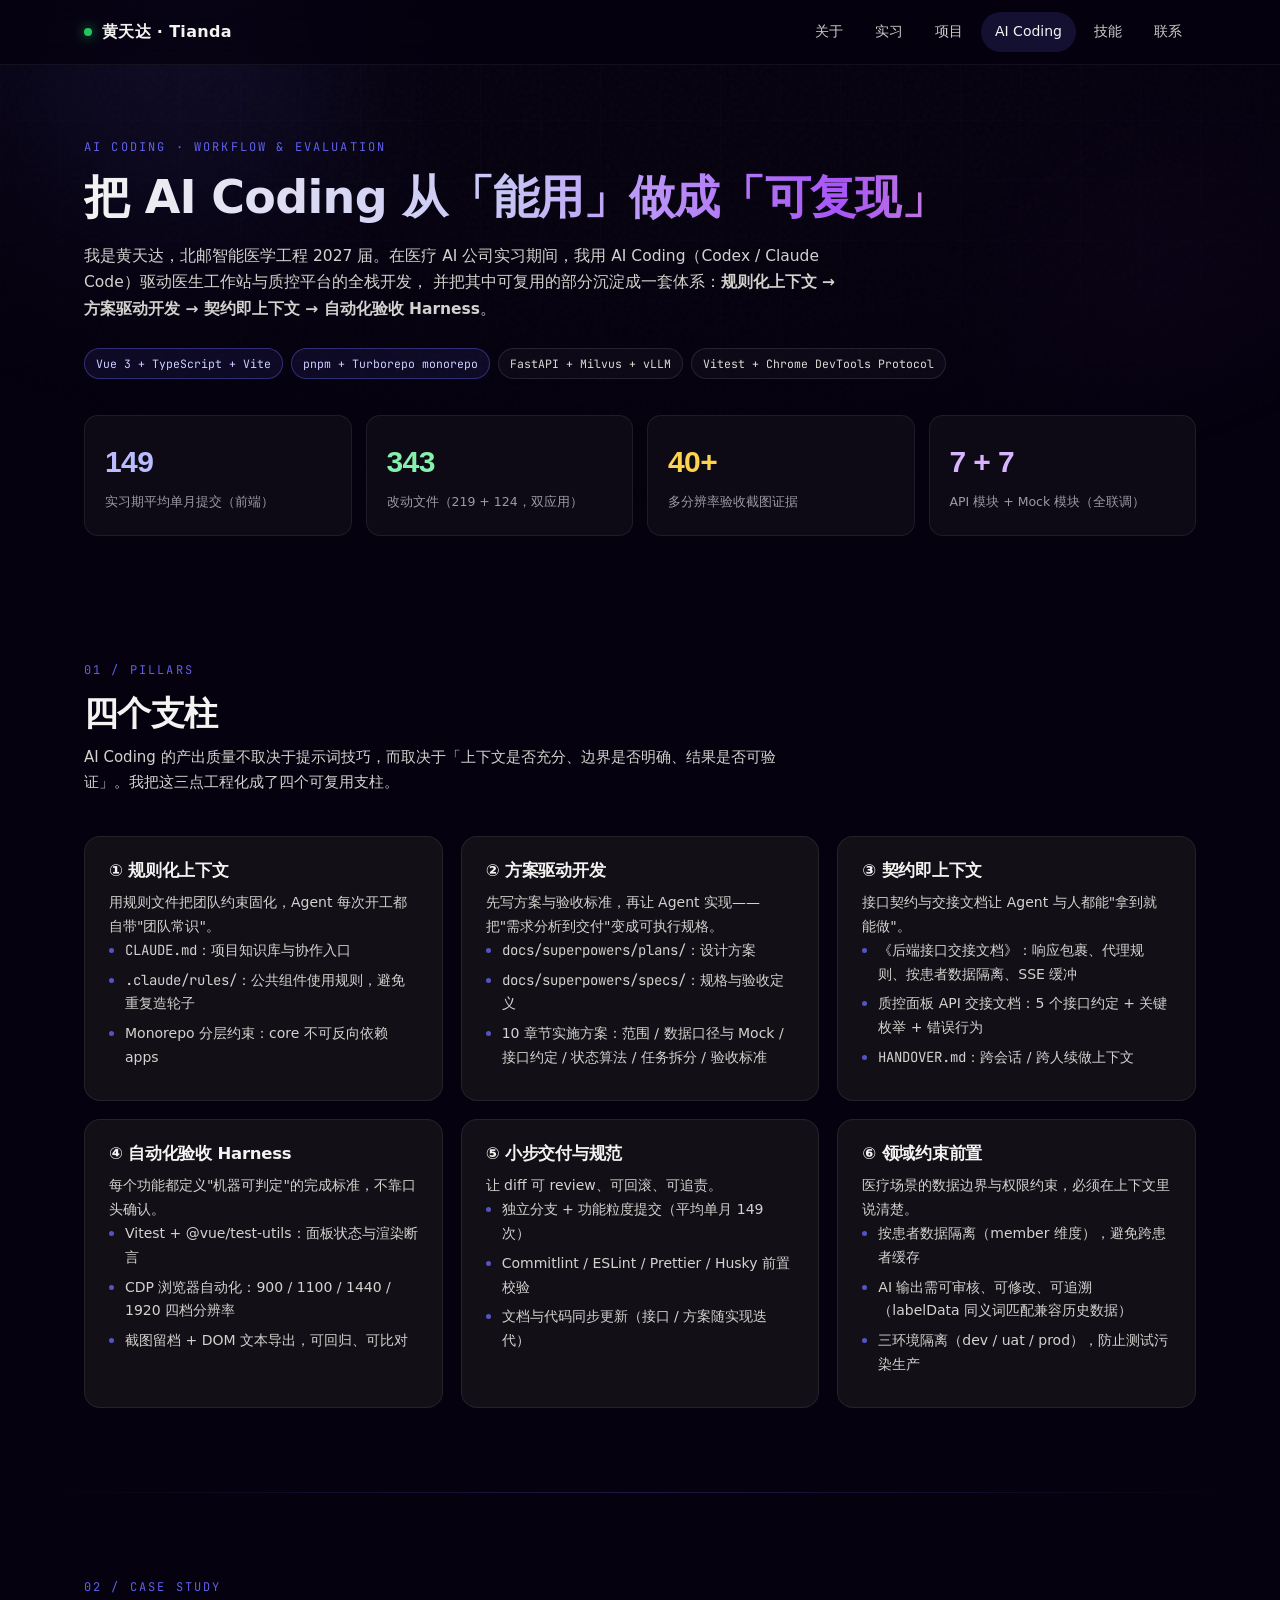
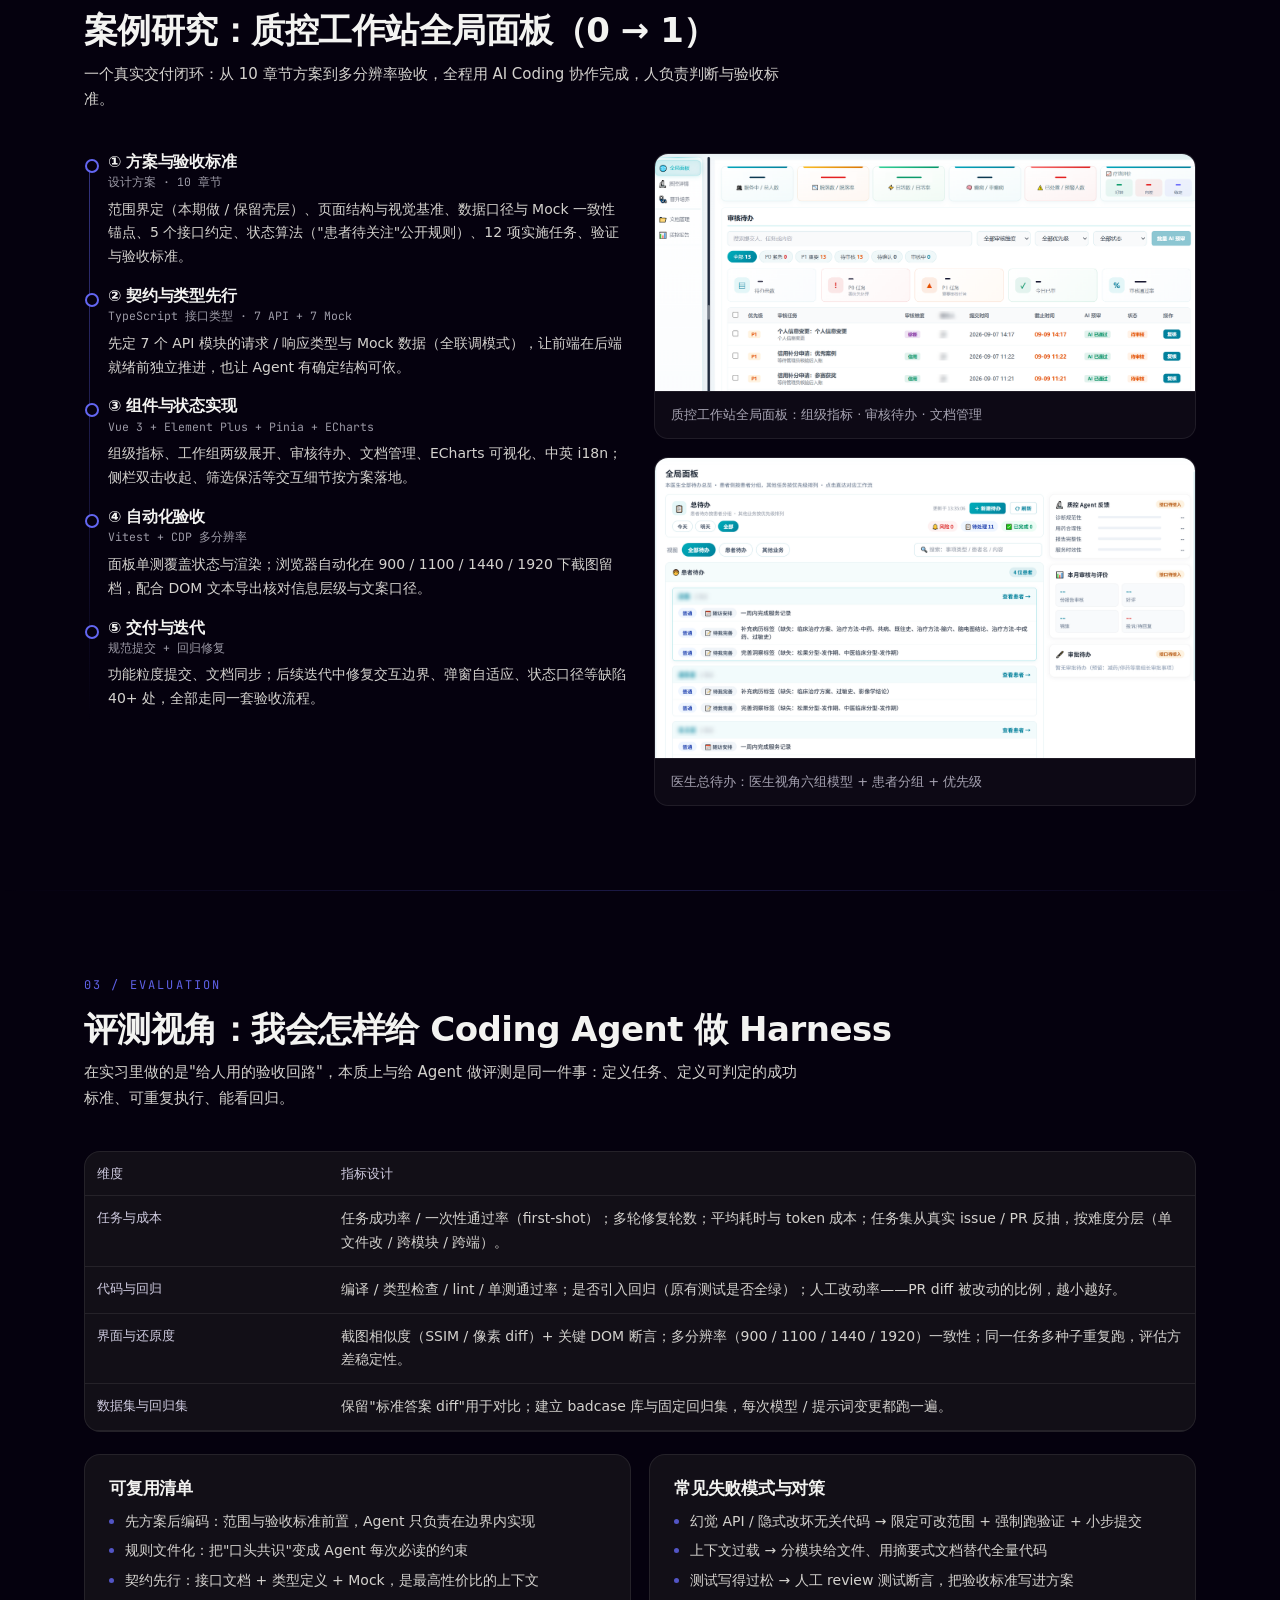
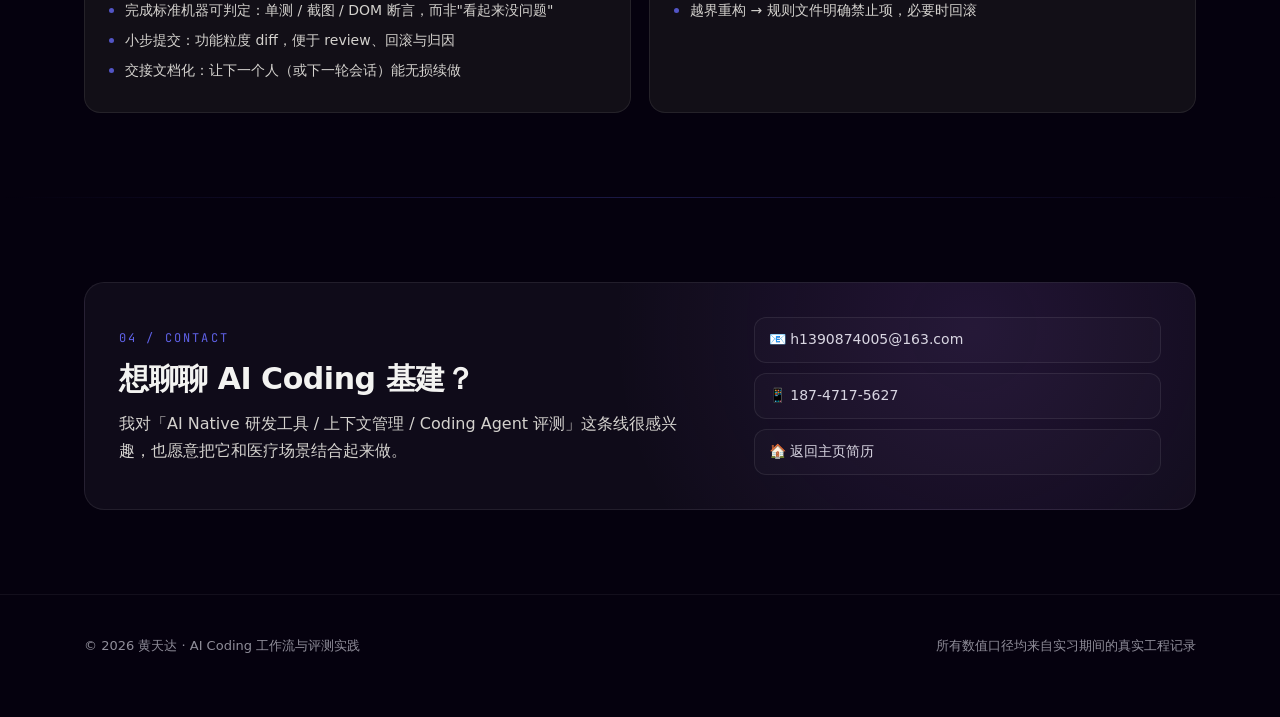
<file: ai-coding.html>
<!DOCTYPE html>
<html lang="zh-CN">
<head>
<meta charset="UTF-8" />
<meta name="viewport" content="width=device-width, initial-scale=1.0" />
<title>AI Coding 工作流与评测实践 — 黄天达</title>
<meta name="description" content="医疗 AI 全栈开发中的 AI Coding 实践：规则化上下文、方案驱动开发、契约即上下文、自动化验收 Harness，以及如何给 Coding Agent 设计评测指标。" />
<script>document.documentElement.classList.add('js');</script>
<link rel="stylesheet" href="styles.css" />
</head>
<body>

<div class="bg-layer grid-bg noise-overlay">
  <span class="glow-orb a"></span>
  <span class="glow-orb b"></span>
</div>

<nav class="site-nav">
  <div class="wrap inner">
    <a class="brand" href="index.html"><span class="dot"></span>黄天达 · Tianda</a>
    <ul class="nav-links" id="navLinks">
      <li><a href="index.html#about">关于</a></li>
      <li><a href="index.html#experience">实习</a></li>
      <li><a href="index.html#projects">项目</a></li>
      <li><a href="ai-coding.html" class="active">AI Coding</a></li>
      <li><a href="index.html#skills">技能</a></li>
      <li><a href="index.html#contact">联系</a></li>
    </ul>
    <button class="nav-toggle" id="navToggle" aria-label="菜单">☰</button>
  </div>
</nav>

<header class="page-hero">
  <div class="wrap">
    <div class="kicker">AI Coding · Workflow &amp; Evaluation</div>
    <h1 class="grad-text">把 AI Coding 从「能用」做成「可复现」</h1>
    <p class="lead">
      我是黄天达，北邮智能医学工程 2027 届。在医疗 AI 公司实习期间，我用 AI Coding（Codex / Claude Code）驱动医生工作站与质控平台的全栈开发，
      并把其中可复用的部分沉淀成一套体系：<strong>规则化上下文 → 方案驱动开发 → 契约即上下文 → 自动化验收 Harness</strong>。
    </p>
    <div class="chips">
      <span class="chip accent">Vue 3 + TypeScript + Vite</span>
      <span class="chip accent">pnpm + Turborepo monorepo</span>
      <span class="chip">FastAPI + Milvus + vLLM</span>
      <span class="chip">Vitest + Chrome DevTools Protocol</span>
    </div>

    <div class="stats" style="margin-top:36px">
      <div class="stat i"><b>149</b><span>实习期平均单月提交（前端）</span></div>
      <div class="stat g"><b>343</b><span>改动文件（219 + 124，双应用）</span></div>
      <div class="stat a"><b>40+</b><span>多分辨率验收截图证据</span></div>
      <div class="stat v"><b>7 + 7</b><span>API 模块 + Mock 模块（全联调）</span></div>
    </div>
  </div>
</header>

<main>

  <section>
    <div class="wrap">
      <div class="section-head reveal">
        <div class="kicker">01 / Pillars</div>
        <h2>四个支柱</h2>
        <p>AI Coding 的产出质量不取决于提示词技巧，而取决于「上下文是否充分、边界是否明确、结果是否可验证」。我把这三点工程化成了四个可复用支柱。</p>
      </div>
      <div class="pillars-grid">
        <div class="card glow-card reveal">
          <h3>① 规则化上下文</h3>
          <p style="color:var(--sub);font-size:14px">用规则文件把团队约束固化，Agent 每次开工都自带"团队常识"。</p>
          <ul>
            <li><code>CLAUDE.md</code>：项目知识库与协作入口</li>
            <li><code>.claude/rules/</code>：公共组件使用规则，避免重复造轮子</li>
            <li>Monorepo 分层约束：core 不可反向依赖 apps</li>
          </ul>
        </div>
        <div class="card glow-card reveal">
          <h3>② 方案驱动开发</h3>
          <p style="color:var(--sub);font-size:14px">先写方案与验收标准，再让 Agent 实现——把"需求分析到交付"变成可执行规格。</p>
          <ul>
            <li><code>docs/superpowers/plans/</code>：设计方案</li>
            <li><code>docs/superpowers/specs/</code>：规格与验收定义</li>
            <li>10 章节实施方案：范围 / 数据口径与 Mock / 接口约定 / 状态算法 / 任务拆分 / 验收标准</li>
          </ul>
        </div>
        <div class="card glow-card reveal">
          <h3>③ 契约即上下文</h3>
          <p style="color:var(--sub);font-size:14px">接口契约与交接文档让 Agent 与人都能"拿到就能做"。</p>
          <ul>
            <li>《后端接口交接文档》：响应包裹、代理规则、按患者数据隔离、SSE 缓冲</li>
            <li>质控面板 API 交接文档：5 个接口约定 + 关键枚举 + 错误行为</li>
            <li><code>HANDOVER.md</code>：跨会话 / 跨人续做上下文</li>
          </ul>
        </div>
        <div class="card glow-card reveal">
          <h3>④ 自动化验收 Harness</h3>
          <p style="color:var(--sub);font-size:14px">每个功能都定义"机器可判定"的完成标准，不靠口头确认。</p>
          <ul>
            <li>Vitest + @vue/test-utils：面板状态与渲染断言</li>
            <li>CDP 浏览器自动化：900 / 1100 / 1440 / 1920 四档分辨率</li>
            <li>截图留档 + DOM 文本导出，可回归、可比对</li>
          </ul>
        </div>
        <div class="card glow-card reveal">
          <h3>⑤ 小步交付与规范</h3>
          <p style="color:var(--sub);font-size:14px">让 diff 可 review、可回滚、可追责。</p>
          <ul>
            <li>独立分支 + 功能粒度提交（平均单月 149 次）</li>
            <li>Commitlint / ESLint / Prettier / Husky 前置校验</li>
            <li>文档与代码同步更新（接口 / 方案随实现迭代）</li>
          </ul>
        </div>
        <div class="card glow-card reveal">
          <h3>⑥ 领域约束前置</h3>
          <p style="color:var(--sub);font-size:14px">医疗场景的数据边界与权限约束，必须在上下文里说清楚。</p>
          <ul>
            <li>按患者数据隔离（member 维度），避免跨患者缓存</li>
            <li>AI 输出需可审核、可修改、可追溯（labelData 同义词匹配兼容历史数据）</li>
            <li>三环境隔离（dev / uat / prod），防止测试污染生产</li>
          </ul>
        </div>
      </div>
    </div>
  </section>

  <hr class="section-divider" />

  <section>
    <div class="wrap">
      <div class="section-head reveal">
        <div class="kicker">02 / Case Study</div>
        <h2>案例研究：质控工作站全局面板（0 → 1）</h2>
        <p>一个真实交付闭环：从 10 章节方案到多分辨率验收，全程用 AI Coding 协作完成，人负责判断与验收标准。</p>
      </div>

      <div class="narrative">
        <div class="reveal">
          <div class="steps">
            <div class="step">
              <h4>① 方案与验收标准</h4>
              <div class="when">设计方案 · 10 章节</div>
              <p>范围界定（本期做 / 保留壳层）、页面结构与视觉基准、数据口径与 Mock 一致性锚点、5 个接口约定、状态算法（"患者待关注"公开规则）、12 项实施任务、验证与验收标准。</p>
            </div>
            <div class="step">
              <h4>② 契约与类型先行</h4>
              <div class="when">TypeScript 接口类型 · 7 API + 7 Mock</div>
              <p>先定 7 个 API 模块的请求 / 响应类型与 Mock 数据（全联调模式），让前端在后端就绪前独立推进，也让 Agent 有确定结构可依。</p>
            </div>
            <div class="step">
              <h4>③ 组件与状态实现</h4>
              <div class="when">Vue 3 + Element Plus + Pinia + ECharts</div>
              <p>组级指标、工作组两级展开、审核待办、文档管理、ECharts 可视化、中英 i18n；侧栏双击收起、筛选保活等交互细节按方案落地。</p>
            </div>
            <div class="step">
              <h4>④ 自动化验收</h4>
              <div class="when">Vitest + CDP 多分辨率</div>
              <p>面板单测覆盖状态与渲染；浏览器自动化在 900 / 1100 / 1440 / 1920 下截图留档，配合 DOM 文本导出核对信息层级与文案口径。</p>
            </div>
            <div class="step">
              <h4>⑤ 交付与迭代</h4>
              <div class="when">规范提交 + 回归修复</div>
              <p>功能粒度提交、文档同步；后续迭代中修复交互边界、弹窗自适应、状态口径等缺陷 40+ 处，全部走同一套验收流程。</p>
            </div>
          </div>
        </div>

        <div class="shots reveal">
          <figure class="shot">
            <img src="shots/dashboard-1440.png" alt="质控工作站全局面板" loading="lazy" />
            <figcaption>质控工作站全局面板：组级指标 · 审核待办 · 文档管理</figcaption>
          </figure>
          <figure class="shot">
            <img src="shots/todo-groups.png" alt="医生总待办：六组模型与患者分组" loading="lazy" />
            <figcaption>医生总待办：医生视角六组模型 + 患者分组 + 优先级</figcaption>
          </figure>
        </div>
      </div>
</div>
  </section>

  <hr class="section-divider" />

  <section>
    <div class="wrap">
      <div class="section-head reveal">
        <div class="kicker">03 / Evaluation</div>
        <h2>评测视角：我会怎样给 Coding Agent 做 Harness</h2>
        <p>在实习里做的是"给人用的验收回路"，本质上与给 Agent 做评测是同一件事：定义任务、定义可判定的成功标准、可重复执行、能看回归。</p>
      </div>

      <div class="card reveal" style="padding:0;overflow:hidden">
        <table class="matrix">
          <thead>
            <tr><th style="width:22%">维度</th><th>指标设计</th></tr>
          </thead>
          <tbody>
            <tr>
              <th>任务与成本</th>
              <td>任务成功率 / 一次性通过率（first-shot）；多轮修复轮数；平均耗时与 token 成本；任务集从真实 issue / PR 反抽，按难度分层（单文件改 / 跨模块 / 跨端）。</td>
            </tr>
            <tr>
              <th>代码与回归</th>
              <td>编译 / 类型检查 / lint / 单测通过率；是否引入回归（原有测试是否全绿）；人工改动率——PR diff 被改动的比例，越小越好。</td>
            </tr>
            <tr>
              <th>界面与还原度</th>
              <td>截图相似度（SSIM / 像素 diff）+ 关键 DOM 断言；多分辨率（900 / 1100 / 1440 / 1920）一致性；同一任务多种子重复跑，评估方差稳定性。</td>
            </tr>
            <tr>
              <th>数据集与回归集</th>
              <td>保留"标准答案 diff"用于对比；建立 badcase 库与固定回归集，每次模型 / 提示词变更都跑一遍。</td>
            </tr>
          </tbody>
        </table>
      </div>

      <div class="pillars-grid" style="margin-top:22px">
        <div class="card reveal">
          <h3>可复用清单</h3>
          <ul>
            <li>先方案后编码：范围与验收标准前置，Agent 只负责在边界内实现</li>
            <li>规则文件化：把"口头共识"变成 Agent 每次必读的约束</li>
            <li>契约先行：接口文档 + 类型定义 + Mock，是最高性价比的上下文</li>
            <li>完成标准机器可判定：单测 / 截图 / DOM 断言，而非"看起来没问题"</li>
            <li>小步提交：功能粒度 diff，便于 review、回滚与归因</li>
            <li>交接文档化：让下一个人（或下一轮会话）能无损续做</li>
          </ul>
        </div>
        <div class="card reveal">
          <h3>常见失败模式与对策</h3>
          <ul>
            <li>幻觉 API / 隐式改坏无关代码 → 限定可改范围 + 强制跑验证 + 小步提交</li>
            <li>上下文过载 → 分模块给文件、用摘要式文档替代全量代码</li>
            <li>测试写得过松 → 人工 review 测试断言，把验收标准写进方案</li>
            <li>越界重构 → 规则文件明确禁止项，必要时回滚</li>
          </ul>
        </div>
      </div>
    </div>
  </section>

  <hr class="section-divider" />

  <section>
    <div class="wrap">
      <div class="contact reveal">
        <div>
          <div class="kicker">04 / Contact</div>
          <h2 style="font-size:clamp(22px,3vw,30px)">想聊聊 AI Coding 基建？</h2>
          <p style="color:var(--sub);margin-top:12px;max-width:560px">
            我对「AI Native 研发工具 / 上下文管理 / Coding Agent 评测」这条线很感兴趣，也愿意把它和医疗场景结合起来做。
          </p>
        </div>
        <div class="links">
          <a href="mailto:h1390874005@163.com">📧 h1390874005@163.com</a>
          <a href="tel:+8618747175627">📱 187-4717-5627</a>
          <a href="index.html">🏠 返回主页简历</a>
        </div>
      </div>
    </div>
  </section>

</main>

<footer>
  <div class="wrap inner">
    <span>© 2026 黄天达 · AI Coding 工作流与评测实践</span>
    <span>所有数值口径均来自实习期间的真实工程记录</span>
  </div>
</footer>

<script src="main.js" defer></script>
</body>
</html>
</file>
<file: styles.css>
/* =========================================================
   黄天达 · Portfolio
   设计语言复刻自 huangtianda-resume.pages.dev
   暗紫黑底 + 靛蓝光晕 + General Sans / Geist / JetBrains Mono
   ========================================================= */
@import url("https://api.fontshare.com/v2/css?f[]=general-sans@400,500,600,700&display=swap");
@import url("https://fonts.googleapis.com/css2?family=JetBrains+Mono:wght@400;500;600&display=swap");

:root {
  --background: 260 87% 3%;
  --foreground: 40 6% 95%;
  --hero-sub: 40 6% 82%;

  --bg: hsl(var(--background));
  --fg: hsl(var(--foreground));
  --sub: hsl(var(--hero-sub));

  --card: #120f17;
  --card-2: #0f0b19;
  --card-3: #0d0915;
  --elevated: hsl(260 40% 8%);
  --line: rgb(255 255 255 / 8%);

  --indigo: #6366f1;
  --violet: #a855f7;
  --amber: #fde68a;
  --green: #22c55e;
  --sky: #38bdf8;
  --pink: #f472b6;

  --radius: 16px;
  --maxw: 1160px;
}

* { margin: 0; padding: 0; box-sizing: border-box; }

html { scroll-behavior: smooth; }

body {
  background: var(--bg);
  color: var(--fg);
  font-family: "Geist Sans", system-ui, -apple-system, "Segoe UI", "PingFang SC", "Microsoft YaHei", sans-serif;
  font-size: 16px;
  line-height: 1.7;
  -webkit-font-smoothing: antialiased;
  text-rendering: optimizeLegibility;
  overflow-x: hidden;
}

h1, h2, h3, h4, .font-display {
  font-family: "General Sans", "Geist Sans", system-ui, sans-serif;
  font-weight: 600;
  letter-spacing: -0.015em;
  line-height: 1.25;
}

a { color: inherit; text-decoration: none; }

code, .mono, .num {
  font-family: "JetBrains Mono", ui-monospace, SFMono-Regular, Menlo, Consolas, monospace;
}

.wrap { width: 100%; max-width: var(--maxw); margin: 0 auto; padding: 0 24px; }

/* ---------- 背景纹理 ---------- */
.bg-layer { position: fixed; inset: 0; pointer-events: none; z-index: 0; }
.grid-bg {
  background-image:
    linear-gradient(rgba(99, 102, 241, .025) 1px, transparent 1px),
    linear-gradient(90deg, rgba(99, 102, 241, .025) 1px, transparent 1px);
  background-size: 60px 60px;
  mask-image: radial-gradient(ellipse 80% 60% at 50% 0%, #000 40%, transparent 100%);
}
.noise-overlay::before {
  content: "";
  position: absolute; inset: 0;
  background-image: url("data:image/svg+xml,%3Csvg viewBox='0 0 256 256' xmlns='http://www.w3.org/2000/svg'%3E%3Cfilter id='n'%3E%3CfeTurbulence type='fractalNoise' baseFrequency='0.85' numOctaves='4' stitchTiles='stitch'/%3E%3C/filter%3E%3Crect width='100%25' height='100%25' filter='url(%23n)' opacity='0.03'/%3E%3C/svg%3E");
  pointer-events: none;
}
.glow-orb {
  position: absolute; border-radius: 999px; filter: blur(90px); opacity: .5;
}
.glow-orb.a { width: 520px; height: 520px; top: -180px; left: -120px; background: radial-gradient(circle, rgba(99,102,241,.35), transparent 70%); }
.glow-orb.b { width: 460px; height: 460px; top: 120px; right: -160px; background: radial-gradient(circle, rgba(168,85,247,.28), transparent 70%); }

main, header, footer { position: relative; z-index: 1; }

/* ---------- 导航 ---------- */
.site-nav {
  position: sticky; top: 0; z-index: 50;
  backdrop-filter: blur(14px);
  background: hsl(260 87% 3% / .72);
  border-bottom: 1px solid rgb(255 255 255 / 6%);
}
.site-nav .inner { display: flex; align-items: center; justify-content: space-between; gap: 16px; height: 64px; }
.brand { display: flex; align-items: center; gap: 10px; font-weight: 600; letter-spacing: .02em; }
.brand .dot { width: 8px; height: 8px; border-radius: 999px; background: var(--green); box-shadow: 0 0 12px rgba(34,197,94,.8); }
.nav-links { display: flex; gap: 4px; list-style: none; position: relative; }
.nav-links a {
  display: inline-block; padding: 8px 14px; font-size: 14px; color: #cfcdc9;
  border-radius: 999px; transition: background-color .3s ease, color .3s ease;
}
.nav-links a:hover { background: rgba(99,102,241,.14); color: var(--fg); }
.nav-links a.active { background: rgba(99,102,241,.16); color: var(--fg); }
.nav-toggle { display: none; background: none; border: 1px solid var(--line); color: var(--fg); border-radius: 10px; padding: 6px 10px; }

/* ---------- 通用 ---------- */
section { padding: 84px 0; }
.section-head { margin-bottom: 40px; }
.kicker {
  font-family: "JetBrains Mono", monospace; font-size: 12px; letter-spacing: .18em;
  text-transform: uppercase; color: rgba(99,102,241,.95); margin-bottom: 12px;
}
.section-head h2 { font-size: clamp(24px, 3vw, 34px); }
.section-head p { color: var(--sub); margin-top: 10px; max-width: 720px; font-size: 15px; }
.section-divider { height: 1px; background: linear-gradient(90deg, transparent, rgba(99,102,241,.25), transparent); border: none; }

.grad-text {
  background: linear-gradient(92deg, #f3f3f1 0%, #c7c5f5 38%, #a855f7 68%, #fde68a 100%);
  -webkit-background-clip: text; background-clip: text; color: transparent;
}

/* ---------- 卡片 ---------- */
.card {
  position: relative; border-radius: var(--radius);
  border: 1px solid var(--line); background: var(--card);
  padding: 24px;
  transition: box-shadow .4s ease, transform .4s ease, background .4s ease, border-color .4s ease;
}
.card:hover { background: #140e20; box-shadow: 0 1px 2px #00000080, 0 10px 34px #00000059; transform: translateY(-3px); }
.card-subtle { background: var(--card-3); }
.card-subtle:hover { background: #120c1d; }

/* 光标跟随的光晕边框（复刻原站 border-glow-card） */
.glow-card { --mx: 50%; --my: 50%; overflow: hidden; }
.glow-card::before {
  content: ""; position: absolute; inset: 0; border-radius: inherit; padding: 1px;
  background: radial-gradient(240px circle at var(--mx) var(--my), rgba(99,102,241,.55), rgba(168,85,247,.28) 40%, transparent 70%);
  -webkit-mask: linear-gradient(#000 0 0) content-box, linear-gradient(#000 0 0);
  -webkit-mask-composite: xor; mask-composite: exclude;
  opacity: 0; transition: opacity .3s ease; pointer-events: none;
}
.glow-card:hover::before { opacity: 1; }

/* ---------- Hero ---------- */
.hero { position: relative; padding: 96px 0 72px; overflow: hidden; }
.hero-video {
  position: absolute; inset: 0; width: 100%; height: 100%;
  object-fit: cover; opacity: .22; filter: saturate(.9) contrast(1.05);
}
.hero-veil {
  position: absolute; inset: 0;
  background:
    radial-gradient(ellipse 70% 60% at 20% 20%, rgba(99,102,241,.18), transparent 70%),
    linear-gradient(180deg, hsl(260 87% 3% / .55) 0%, hsl(260 87% 3% / .86) 55%, hsl(260 87% 3%) 100%);
}
.hero .wrap { position: relative; z-index: 2; }
.hero-grid { display: grid; grid-template-columns: 1.35fr .65fr; gap: 48px; align-items: center; }
.badge-avail {
  display: inline-flex; align-items: center; gap: 8px; padding: 6px 12px; margin-bottom: 20px;
  border: 1px solid rgba(34,197,94,.35); background: rgba(34,197,94,.08);
  border-radius: 999px; font-size: 12.5px; color: #a7f3c9; font-family: "JetBrains Mono", monospace;
}
.badge-avail .pulse { width: 7px; height: 7px; border-radius: 999px; background: var(--green); animation: pulseGlow 2.6s ease-in-out infinite; }
@keyframes pulseGlow { 0%,100% { box-shadow: 0 0 0 0 rgba(34,197,94,.55); } 50% { box-shadow: 0 0 0 6px rgba(34,197,94,0); } }

.hero h1 { font-size: clamp(38px, 6vw, 66px); font-weight: 700; letter-spacing: -0.03em; }
.hero .role { margin-top: 14px; font-size: clamp(17px, 2.2vw, 22px); color: var(--fg); }
.hero .desc { margin-top: 18px; color: var(--sub); max-width: 620px; font-size: 15.5px; }
.hero-actions { display: flex; flex-wrap: wrap; gap: 12px; margin-top: 28px; }
.btn {
  display: inline-flex; align-items: center; gap: 8px; padding: 11px 20px; border-radius: 999px;
  font-size: 14.5px; font-weight: 500; border: 1px solid var(--line); background: rgba(255,255,255,.04);
  transition: transform .25s ease, background .25s ease, border-color .25s ease;
}
.btn:hover { transform: translateY(-2px); background: rgba(255,255,255,.08); }
.btn-primary {
  background: linear-gradient(95deg, rgba(99,102,241,.95), rgba(168,85,247,.9));
  border-color: transparent; color: #fff;
  box-shadow: 0 8px 30px rgba(99,102,241,.35);
}
.btn-primary:hover { box-shadow: 0 12px 38px rgba(99,102,241,.5); }

.portrait { position: relative; justify-self: center; }
.portrait .ring {
  position: absolute; inset: -14px; border-radius: 32px;
  background: conic-gradient(from 120deg, #6366f1, #a855f7, #fde68a, #6366f1);
  filter: blur(18px); opacity: .45; animation: spin 12s linear infinite;
}
@keyframes spin { to { transform: rotate(360deg); } }
.portrait img {
  position: relative; display: block; width: 260px; height: 300px; object-fit: cover;
  border-radius: 24px; border: 1px solid rgba(255,255,255,.12);
}

.chips { display: flex; flex-wrap: wrap; gap: 8px; margin-top: 26px; }
.chip {
  font-family: "JetBrains Mono", monospace; font-size: 11.5px; padding: 5px 11px;
  border-radius: 999px; border: 1px solid rgb(255 255 255 / 10%); background: rgba(255,255,255,.03); color: #dedbd6;
}
.chip.accent { border-color: rgba(99,102,241,.4); background: rgba(99,102,241,.1); color: #cdd0ff; }

/* ---------- 数据带 ---------- */
.stats { display: grid; grid-template-columns: repeat(auto-fit, minmax(160px, 1fr)); gap: 14px; margin-top: 8px; }
.stat { padding: 20px; border-radius: 14px; border: 1px solid var(--line); background: var(--card-3); }
.stat b { display: block; font-family: "General Sans", sans-serif; font-size: 30px; font-weight: 700; letter-spacing: -.02em; }
.stat span { font-size: 12.5px; color: #9c9aa6; }
.stat.i b { color: #b9bcff; } .stat.g b { color: #86efac; } .stat.a b { color: #fcd34d; } .stat.v b { color: #d8b4fe; }

/* ---------- 叙事 ---------- */
.narrative { display: grid; grid-template-columns: 1fr 1fr; gap: 28px; align-items: start; }
.narrative p { color: var(--sub); font-size: 15.5px; }
.narrative p + p { margin-top: 14px; }
.quote {
  border-left: 2px solid rgba(99,102,241,.55); padding: 6px 0 6px 18px;
  font-size: 17px; color: #eae7e1;
}

/* ---------- 时间线 ---------- */
.timeline { position: relative; padding-left: 26px; }
.timeline::before { content: ""; position: absolute; left: 6px; top: 6px; bottom: 6px; width: 1px; background: linear-gradient(180deg, rgba(99,102,241,.5), rgba(99,102,241,.05)); }
.tl-item { position: relative; padding-bottom: 30px; }
.tl-item:last-child { padding-bottom: 0; }
.tl-item::before {
  content: ""; position: absolute; left: -24px; top: 7px; width: 11px; height: 11px; border-radius: 999px;
  background: var(--bg); border: 2px solid var(--indigo); box-shadow: 0 0 12px rgba(99,102,241,.6);
}
.tl-head { display: flex; flex-wrap: wrap; gap: 10px; align-items: baseline; }
.tl-head h3 { font-size: 18px; }
.tl-when { font-family: "JetBrains Mono", monospace; font-size: 12px; color: #9c9aa6; }
.tl-role { color: #c9c6d8; font-size: 14px; margin-top: 2px; }
.tl-body { margin-top: 12px; }
.tl-body li { list-style: none; position: relative; padding-left: 16px; color: var(--sub); font-size: 14.5px; margin-bottom: 6px; }
.tl-body li::before { content: ""; position: absolute; left: 0; top: .66em; width: 5px; height: 5px; border-radius: 999px; background: rgba(99,102,241,.75); }
.tl-body li b { color: #eceaf5; font-weight: 500; }

/* ---------- 项目卡 ---------- */
.projects { display: grid; gap: 22px; }
.project {
  display: grid; grid-template-columns: 96px 1fr; gap: 22px;
  padding: 26px; border-radius: var(--radius); border: 1px solid var(--line);
  background: linear-gradient(180deg, #120f17 0%, hsl(260 50% 6%) 100%);
  position: relative; overflow: hidden;
}
.project::after {
  content: ""; position: absolute; left: 0; top: 0; bottom: 0; width: 2px;
  background: linear-gradient(180deg, var(--accent, #6366f1), transparent 85%);
}
.project .num { font-family: "JetBrains Mono", monospace; font-size: 30px; font-weight: 500; color: var(--accent, #6366f1); opacity: .95; }
.project h3 { font-size: 20px; }
.project .cat { font-family: "JetBrains Mono", monospace; font-size: 11.5px; color: #9c9aa6; margin-top: 4px; }
.project .team { font-size: 13px; color: #b9b6c6; margin-top: 8px; }
.project .desc { color: var(--sub); font-size: 14.5px; margin-top: 12px; }
.metrics { display: flex; flex-wrap: wrap; gap: 8px; margin-top: 16px; }
.metric {
  font-family: "JetBrains Mono", monospace; font-size: 11.5px; padding: 4px 10px; border-radius: 8px;
  border: 1px solid rgba(255,255,255,.1); background: rgba(255,255,255,.03); color: #d7d4de;
}
.project .thumb { margin-top: 18px; border-radius: 12px; overflow: hidden; border: 1px solid var(--line); }
.project .thumb img { display: block; width: 100%; height: auto; }

/* ---------- 特性卡（AI Coding） ---------- */
.feature {
  display: grid; grid-template-columns: 1.4fr .6fr; gap: 26px; align-items: center;
  padding: 30px; border-radius: 20px; border: 1px solid rgba(99,102,241,.28);
  background:
    radial-gradient(700px circle at 12% 0%, rgba(99,102,241,.16), transparent 60%),
    linear-gradient(180deg, #14101f, hsl(260 50% 6%));
}
.feature h3 { font-size: 22px; }
.feature p { color: var(--sub); font-size: 15px; margin-top: 10px; }
.feature .pillars { display: flex; flex-wrap: wrap; gap: 8px; margin-top: 16px; }

/* ---------- 技能 ---------- */
.skills { display: grid; grid-template-columns: repeat(auto-fit, minmax(260px, 1fr)); gap: 18px; }
.skill-group h4 { font-size: 14px; color: #cfcbe0; margin-bottom: 10px; font-family: "JetBrains Mono", monospace; font-weight: 500; }

/* ---------- 校园 / 图集 ---------- */
.campus { display: grid; grid-template-columns: 1fr 1fr; gap: 20px; }
.gallery { display: grid; grid-template-columns: repeat(3, 1fr); gap: 10px; }
.gallery img { width: 100%; height: 130px; object-fit: cover; border-radius: 12px; border: 1px solid var(--line); opacity: .92; transition: opacity .3s ease, transform .3s ease; }
.gallery img:hover { opacity: 1; transform: translateY(-2px); }
.gallery img.large { grid-column: span 2; height: 200px; }

/* ---------- 联系 ---------- */
.contact {
  display: grid; grid-template-columns: 1.2fr .8fr; gap: 24px; align-items: center;
  padding: 34px; border-radius: 20px; border: 1px solid var(--line);
  background: radial-gradient(600px circle at 80% 20%, rgba(168,85,247,.12), transparent 60%), #0f0b19;
}
.contact .links { display: flex; flex-direction: column; gap: 10px; }
.contact .links a {
  display: flex; align-items: center; gap: 10px; font-size: 14px; color: #d9d6e2;
  padding: 10px 14px; border-radius: 12px; border: 1px solid var(--line); background: rgba(255,255,255,.02);
  transition: background .25s ease, transform .25s ease;
}
.contact .links a:hover { background: rgba(255,255,255,.06); transform: translateX(3px); }

footer { padding: 40px 0 60px; border-top: 1px solid rgb(255 255 255 / 6%); color: #8f8d99; font-size: 13px; }
footer .inner { display: flex; flex-wrap: wrap; gap: 12px; justify-content: space-between; }

/* ---------- 滚动出现 ---------- */
html.js .reveal { opacity: 0; transform: translateY(18px); transition: opacity .7s cubic-bezier(.2,.7,.2,1), transform .7s cubic-bezier(.2,.7,.2,1); }
html.js .reveal.in { opacity: 1; transform: none; }

/* ---------- AI Coding 页 ---------- */
.page-hero { padding: 72px 0 40px; }
.page-hero h1 { font-size: clamp(28px, 4.4vw, 46px); }
.page-hero .lead { color: var(--sub); margin-top: 16px; max-width: 760px; font-size: 15.5px; }
.pillars-grid { display: grid; grid-template-columns: repeat(auto-fit, minmax(280px, 1fr)); gap: 18px; }
.pillars-grid .card h3 { font-size: 16.5px; margin-bottom: 10px; }
.pillars-grid .card ul { list-style: none; }
.pillars-grid .card li { position: relative; padding-left: 16px; color: var(--sub); font-size: 14px; margin-bottom: 6px; }
.pillars-grid .card li::before { content: ""; position: absolute; left: 0; top: .64em; width: 5px; height: 5px; border-radius: 999px; background: rgba(99,102,241,.8); }
.shots { display: grid; gap: 18px; }
figure.shot { margin: 0; border-radius: 14px; overflow: hidden; border: 1px solid var(--line); background: #0d0915; }
figure.shot img { display: block; width: 100%; height: auto; }
figure.shot figcaption { padding: 12px 16px; font-size: 13px; color: #a6a3b2; border-top: 1px solid var(--line); }
.note {
  margin-top: 20px; padding: 14px 16px; border-radius: 12px; font-size: 13.5px; color: #f0d9a8;
  border: 1px solid rgba(253,230,138,.28); background: rgba(253,230,138,.06);
}
.steps { position: relative; padding-left: 24px; }
.steps::before { content: ""; position: absolute; left: 5px; top: 8px; bottom: 8px; width: 1px; background: linear-gradient(180deg, rgba(99,102,241,.5), transparent); }
.step { position: relative; padding-bottom: 18px; }
.step::before { content: ""; position: absolute; left: -23px; top: 6px; width: 10px; height: 10px; border-radius: 999px; background: var(--bg); border: 2px solid var(--indigo); }
.step h4 { font-size: 15.5px; }
.step .when { font-family: "JetBrains Mono", monospace; font-size: 11.5px; color: #9c9aa6; }
.step p { color: var(--sub); font-size: 14px; margin-top: 6px; }
table.matrix { width: 100%; border-collapse: collapse; font-size: 14px; }
table.matrix th, table.matrix td { text-align: left; padding: 11px 12px; border-bottom: 1px solid var(--line); vertical-align: top; }
table.matrix th { color: #cfcbe0; font-weight: 500; font-family: "JetBrains Mono", monospace; font-size: 12.5px; }
table.matrix td { color: var(--sub); }

/* ---------- 响应式 ---------- */
@media (max-width: 900px) {
  .hero-grid, .narrative, .campus, .contact, .feature { grid-template-columns: 1fr; }
  .portrait { justify-self: start; }
  section { padding: 62px 0; }
}
@media (max-width: 640px) {
  .nav-links { display: none; }
  .nav-links.open {
    display: flex; flex-direction: column; position: absolute; left: 24px; right: 24px; top: 64px;
    background: #0f0b19; border: 1px solid var(--line); border-radius: 14px; padding: 10px;
  }
  .nav-toggle { display: inline-block; }
  .project { grid-template-columns: 1fr; }
  .gallery { grid-template-columns: repeat(2, 1fr); }
  .hero { padding: 68px 0 52px; }
}
@media (prefers-reduced-motion: reduce) {
  html.js .reveal { opacity: 1; transform: none; transition: none; }
  .portrait .ring { animation: none; }
}

/* =========================================================
   交互组件（2026.09 追加）：技术跑马灯 / 教育条目 / 筛选 /
   可点击项目卡 / 详情弹窗 / 图片放大
   ========================================================= */

/* 技术跑马灯 */
.tech-ribbon { position: relative; overflow: hidden; border-top: 1px solid rgb(255 255 255 / 6%); border-bottom: 1px solid rgb(255 255 255 / 6%); background: hsl(260 40% 8% / .5); }
.tech-ribbon::before, .tech-ribbon::after { content: ""; position: absolute; top: 0; bottom: 0; width: 90px; z-index: 2; pointer-events: none; }
.tech-ribbon::before { left: 0; background: linear-gradient(90deg, var(--bg), transparent); }
.tech-ribbon::after { right: 0; background: linear-gradient(270deg, var(--bg), transparent); }
.tech-ribbon__track { display: flex; gap: 34px; padding: 13px 0; white-space: nowrap; animation: ribbon 42s linear infinite; }
.tech-ribbon__track span { font-family: "JetBrains Mono", monospace; font-size: 12px; color: #8e8ba3; letter-spacing: .04em; }
@keyframes ribbon { from { transform: translateX(0); } to { transform: translateX(-50%); } }

/* 教育条目 */
.edu-mini { margin-top: 18px; padding: 14px 16px; border: 1px solid var(--line); border-radius: 12px; background: #0f0b19; }
.edu-mini__row { display: grid; grid-template-columns: 62px 1fr; gap: 10px; font-size: 13.5px; color: var(--sub); padding: 4px 0; }
.edu-mini__row + .edu-mini__row { border-top: 1px dashed rgb(255 255 255 / 7%); }
.edu-mini__label { font-family: "JetBrains Mono", monospace; font-size: 11.5px; color: #8b88a0; }

/* 筛选标签 */
.filter-tabs { display: flex; flex-wrap: wrap; gap: 8px; margin-bottom: 22px; }
.filter-tab {
  font-family: "JetBrains Mono", monospace; font-size: 12px; color: #b9b6c6;
  padding: 7px 14px; border-radius: 999px; border: 1px solid var(--line);
  background: rgb(255 255 255 / .02); cursor: pointer;
  transition: background .25s ease, color .25s ease, border-color .25s ease, transform .25s ease;
}
.filter-tab:hover { transform: translateY(-1px); background: rgb(255 255 255 / .06); }
.filter-tab.is-active { color: #fff; border-color: transparent; background: linear-gradient(95deg, rgba(99,102,241,.9), rgba(168,85,247,.85)); }

/* 可点击项目卡 */
.project.clickable { cursor: pointer; transition: transform .35s ease, box-shadow .35s ease, border-color .35s ease, background .35s ease; }
.project.clickable:hover { transform: translateY(-4px); box-shadow: 0 12px 40px rgba(0,0,0,.5); border-color: rgba(255,255,255,.16); }
.project.clickable:focus-visible { outline: 2px solid var(--indigo); outline-offset: 3px; }
.project .thumb img { cursor: zoom-in; }
.open-hint {
  display: inline-block; margin-top: 14px; font-family: "JetBrains Mono", monospace;
  font-size: 11.5px; color: #a7a4ff; opacity: .85; transition: opacity .25s ease, transform .25s ease;
}
.project.clickable:hover .open-hint { opacity: 1; transform: translateX(3px); }
.project.is-hidden { display: none; }

/* 卡片内按钮 */
.card-actions { margin-top: 16px; display: flex; gap: 10px; }
.btn-ghost { font-size: 13px; padding: 8px 16px; }
.feature-side { text-align: right; }

/* 详情弹窗 */
.modal { position: fixed; inset: 0; z-index: 90; display: grid; place-items: center; padding: 24px; }
.modal[hidden] { display: none; }
.modal-backdrop { position: absolute; inset: 0; background: rgb(3 1 8 / .72); backdrop-filter: blur(6px); }
.modal-card {
  position: relative; z-index: 2; width: min(860px, 100%); max-height: 86vh; overflow: auto;
  background: linear-gradient(180deg, #14101f, hsl(260 50% 6%));
  border: 1px solid rgba(255,255,255,.12); border-radius: 18px; padding: 30px 30px 28px;
  box-shadow: 0 30px 90px rgba(0,0,0,.6);
  animation: modalIn .3s cubic-bezier(.2,.7,.2,1);
}
@keyframes modalIn { from { opacity: 0; transform: translateY(14px) scale(.985); } to { opacity: 1; transform: none; } }
.modal-close {
  position: absolute; top: 16px; right: 16px; width: 34px; height: 34px; border-radius: 999px;
  border: 1px solid var(--line); background: rgb(255 255 255 / .04); color: #ddd9e6;
  font-size: 14px; cursor: pointer; transition: background .2s ease, transform .2s ease;
}
.modal-close:hover { background: rgb(255 255 255 / .1); transform: rotate(90deg); }
.modal-kicker { font-family: "JetBrains Mono", monospace; font-size: 11.5px; letter-spacing: .16em; text-transform: uppercase; color: rgba(99,102,241,.95); }
.modal-head h3 { font-size: 21px; margin-top: 6px; }
.modal-meta { color: #9c9aa6; font-size: 13px; margin-top: 6px; }
.modal-body { margin-top: 18px; }
.modal-body .d-lead { color: #dedbe6; font-size: 15px; padding: 12px 14px; border-radius: 12px; background: rgba(99,102,241,.08); border: 1px solid rgba(99,102,241,.2); }
.modal-body h4 { font-family: "JetBrains Mono", monospace; font-size: 12.5px; color: #cfcbe0; margin: 18px 0 8px; letter-spacing: .04em; }
.modal-body ul { list-style: none; }
.modal-body li { position: relative; padding-left: 16px; margin-bottom: 7px; color: var(--sub); font-size: 14px; }
.modal-body li::before { content: ""; position: absolute; left: 0; top: .66em; width: 5px; height: 5px; border-radius: 999px; background: rgba(99,102,241,.85); }
.modal-body li b { color: #eceaf5; font-weight: 500; }
.d-tags { display: flex; flex-wrap: wrap; gap: 8px; margin-top: 18px; }
.d-tags span { font-family: "JetBrains Mono", monospace; font-size: 11.5px; padding: 4px 10px; border-radius: 8px; border: 1px solid rgba(255,255,255,.1); background: rgba(255,255,255,.03); color: #d7d4de; }

/* 图片放大 */
.lightbox { position: fixed; inset: 0; z-index: 95; display: grid; place-items: center; background: rgb(2 1 6 / .92); cursor: zoom-out; padding: 30px; }
.lightbox[hidden] { display: none; }
.lightbox img { max-width: 96vw; max-height: 92vh; border-radius: 12px; box-shadow: 0 30px 80px rgba(0,0,0,.7); animation: modalIn .25s ease; }

@media (max-width: 640px) {
  .modal-card { padding: 24px 18px; }
  .feature-side { text-align: left; }
  .tech-ribbon__track { animation-duration: 28s; }
}
@media (prefers-reduced-motion: reduce) {
  .tech-ribbon__track { animation: none; }
  .project.clickable:hover { transform: none; }
}

/* =========================================================
   查看详情按钮：浅色毛玻璃（2026.09 调整）
   ========================================================= */
.btn-ghost {
  font-size: 13px; padding: 9px 18px; font-weight: 500;
  color: #f4f2fa;
  background: linear-gradient(180deg, rgba(255,255,255,.16), rgba(255,255,255,.07));
  border: 1px solid rgba(255,255,255,.30);
  backdrop-filter: blur(14px) saturate(1.35);
  -webkit-backdrop-filter: blur(14px) saturate(1.35);
  box-shadow: 0 6px 22px rgba(0,0,0,.28), inset 0 1px 0 rgba(255,255,255,.30);
}
.btn-ghost:hover {
  background: linear-gradient(180deg, rgba(255,255,255,.26), rgba(255,255,255,.12));
  border-color: rgba(255,255,255,.5);
  box-shadow: 0 8px 26px rgba(0,0,0,.34), inset 0 1px 0 rgba(255,255,255,.42);
  transform: translateY(-2px);
}

/* 项目卡上的"查看细节"提示：同样做成浅色毛玻璃胶囊 */
.open-hint {
  display: inline-flex; align-items: center; gap: 6px;
  margin-top: 15px; padding: 7px 15px; border-radius: 999px;
  font-family: "JetBrains Mono", monospace; font-size: 11.5px; color: #f2f0f8;
  background: linear-gradient(180deg, rgba(255,255,255,.15), rgba(255,255,255,.06));
  border: 1px solid rgba(255,255,255,.28);
  backdrop-filter: blur(12px) saturate(1.3);
  -webkit-backdrop-filter: blur(12px) saturate(1.3);
  box-shadow: 0 4px 16px rgba(0,0,0,.24), inset 0 1px 0 rgba(255,255,255,.26);
  opacity: .95; transition: opacity .25s ease, transform .25s ease, background .25s ease, border-color .25s ease;
}
.project.clickable:hover .open-hint {
  opacity: 1; transform: translateX(3px);
  background: linear-gradient(180deg, rgba(255,255,255,.24), rgba(255,255,255,.11));
  border-color: rgba(255,255,255,.46);
}
</file>
